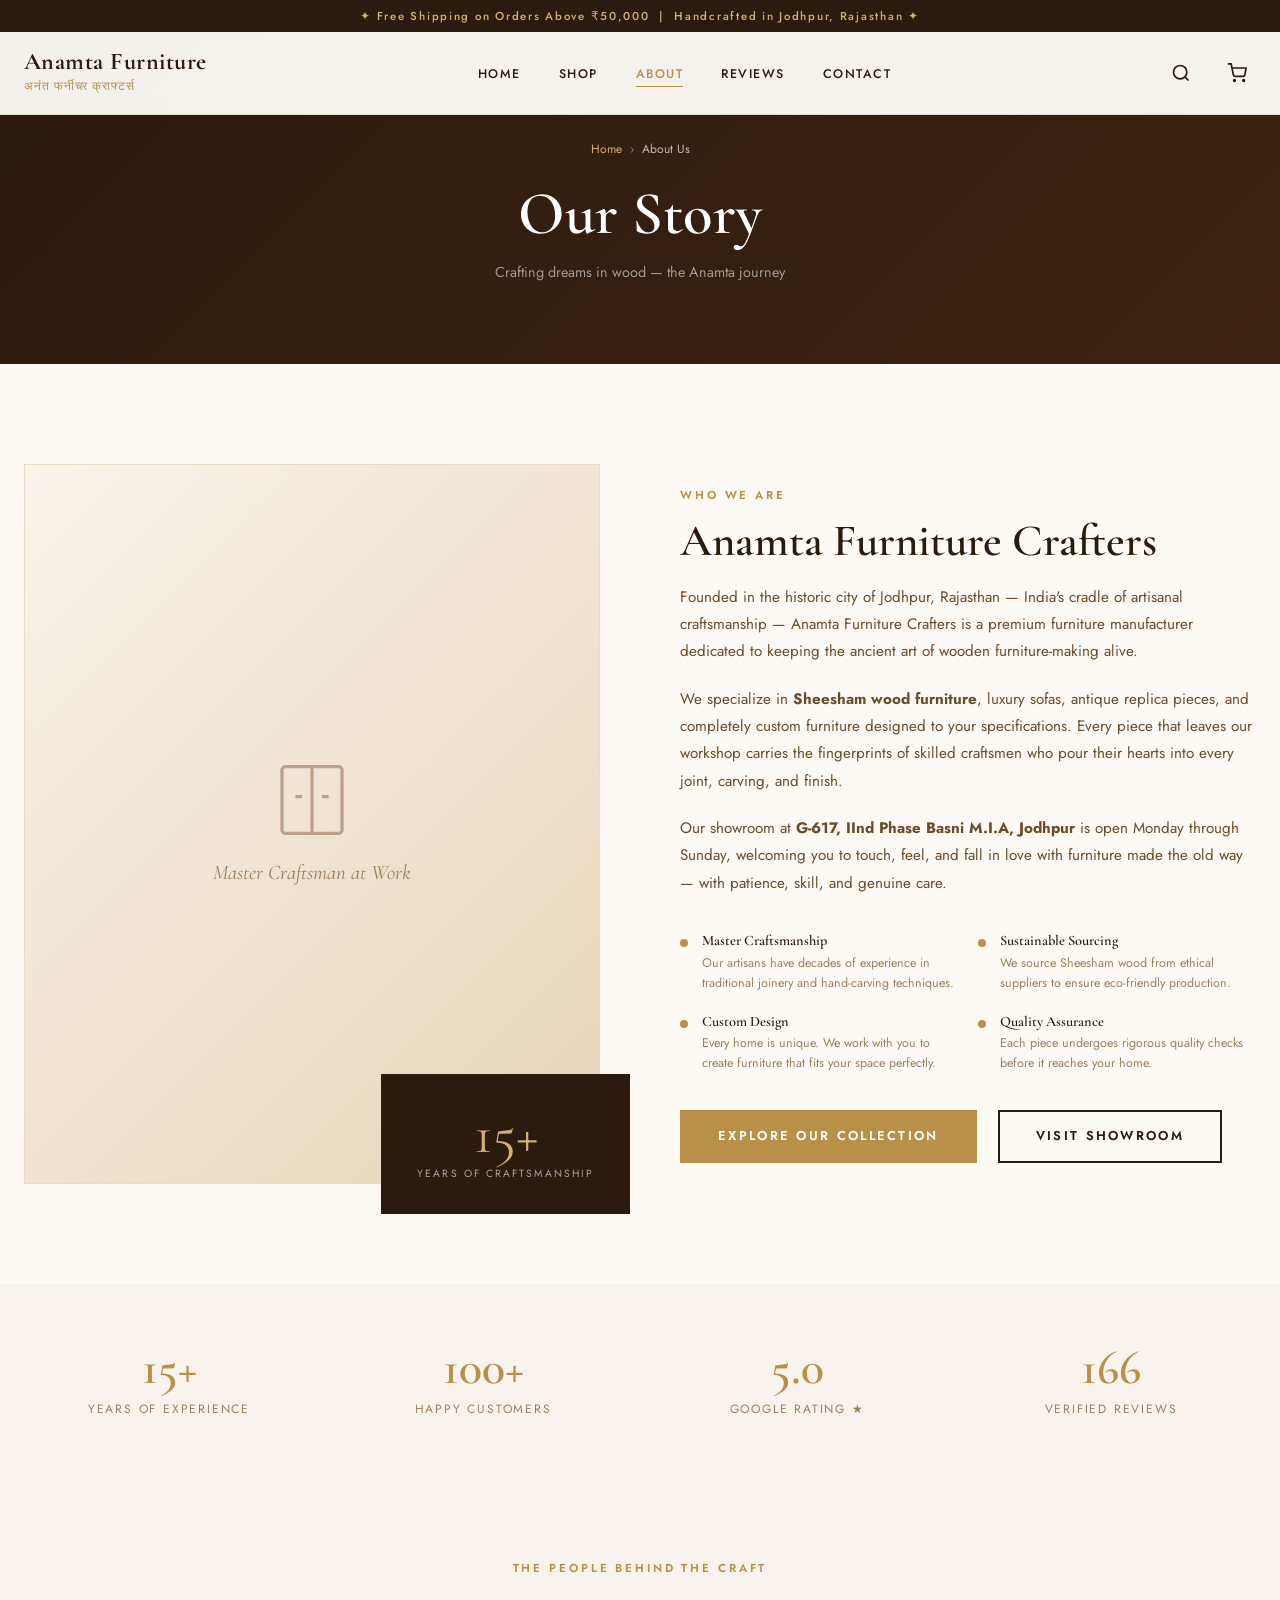
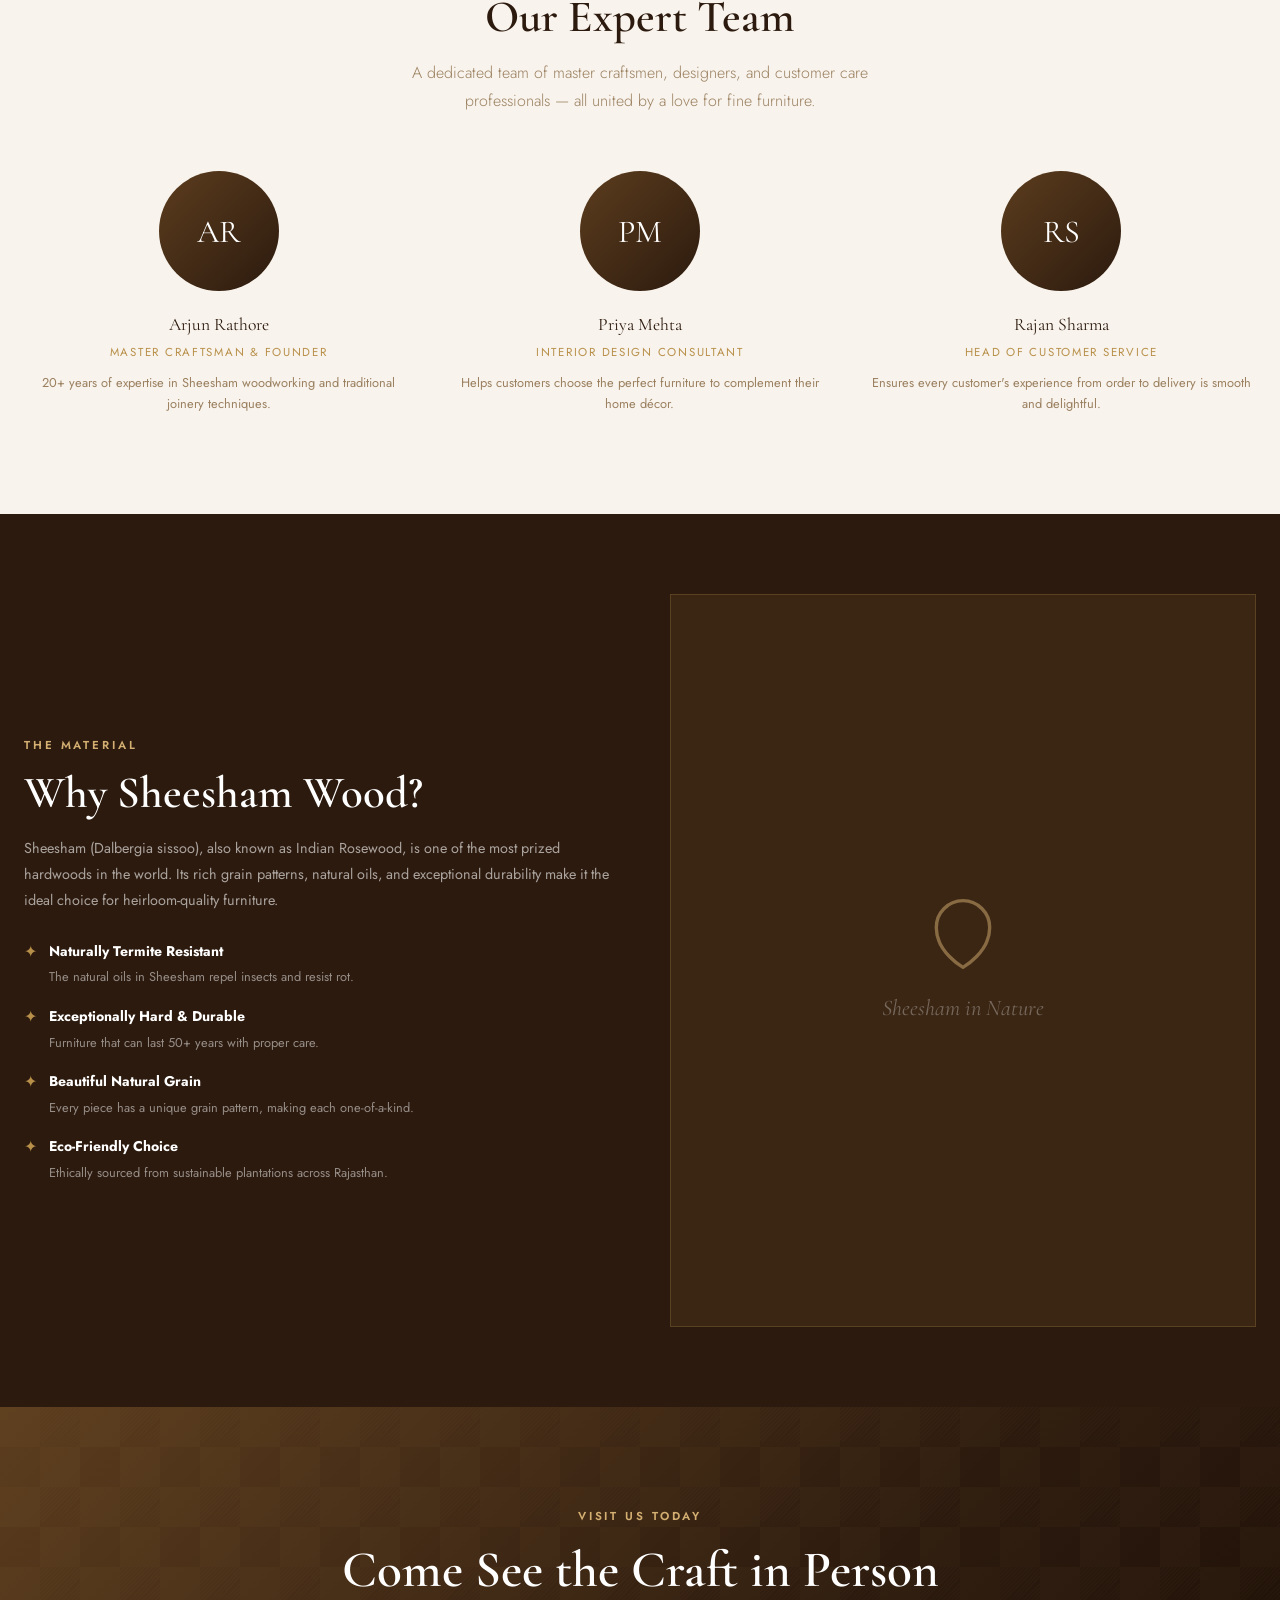
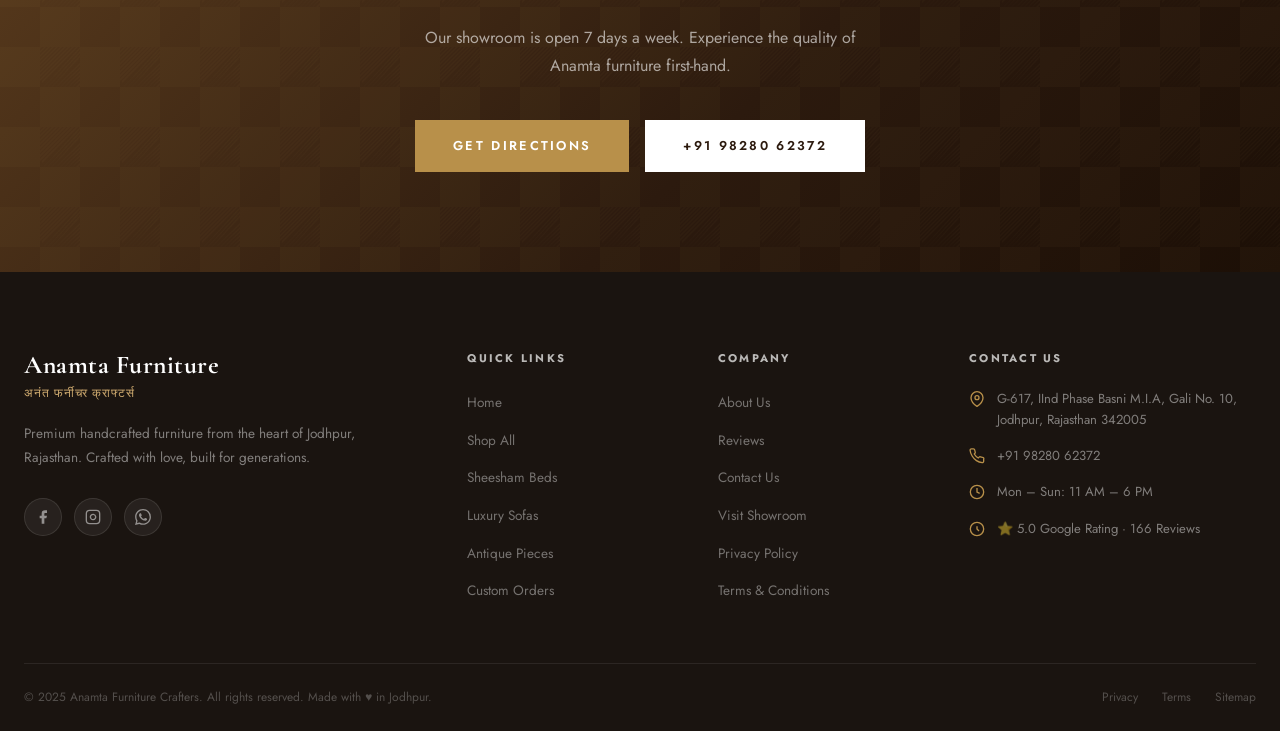
<file: about.html>
<!DOCTYPE html>
<html lang="en">
<head>
  <meta charset="UTF-8">
  <meta name="viewport" content="width=device-width, initial-scale=1.0">
  <title>About Us — Anamta Furniture Crafters</title>
  <link rel="stylesheet" href="style.css">
</head>
<body>

<header id="header"></header>
<div id="mobileContainer"></div>

<!-- PAGE HERO -->
<div class="page-hero" style="padding-bottom:80px;">
  <div class="container">
    <div class="breadcrumb">
      <a href="index.html">Home</a><span>›</span>
      <span style="color:rgba(255,255,255,0.7);">About Us</span>
    </div>
    <h1>Our Story</h1>
    <p>Crafting dreams in wood — the Anamta journey</p>
  </div>
</div>

<!-- ABOUT STORY -->
<div class="container">
  <div class="about-story">
    <div class="about-image-side reveal">
      <div class="about-main-img">
        <svg viewBox="0 0 24 24" fill="none" stroke="currentColor" stroke-width="1" width="80" height="80" style="color:var(--brown-light);opacity:0.5;"><rect x="3" y="2" width="18" height="20" rx="1"/><path d="M12 2v20M7 11h2M15 11h2"/></svg>
        <span>Master Craftsman at Work</span>
      </div>
      <div class="about-accent-card">
        <div class="num">15+</div>
        <div class="lbl">Years of Craftsmanship</div>
      </div>
    </div>

    <div class="about-text reveal">
      <div class="section-label">Who We Are</div>
      <h2 class="section-title">Anamta Furniture Crafters</h2>
      <p style="font-size:0.95rem;color:var(--text-mid);line-height:1.8;margin-bottom:20px;">
        Founded in the historic city of Jodhpur, Rajasthan — India's cradle of artisanal craftsmanship — Anamta Furniture Crafters is a premium furniture manufacturer dedicated to keeping the ancient art of wooden furniture-making alive.
      </p>
      <p style="font-size:0.95rem;color:var(--text-mid);line-height:1.8;margin-bottom:20px;">
        We specialize in <strong>Sheesham wood furniture</strong>, luxury sofas, antique replica pieces, and completely custom furniture designed to your specifications. Every piece that leaves our workshop carries the fingerprints of skilled craftsmen who pour their hearts into every joint, carving, and finish.
      </p>
      <p style="font-size:0.95rem;color:var(--text-mid);line-height:1.8;margin-bottom:36px;">
        Our showroom at <strong>G-617, IInd Phase Basni M.I.A, Jodhpur</strong> is open Monday through Sunday, welcoming you to touch, feel, and fall in love with furniture made the old way — with patience, skill, and genuine care.
      </p>

      <div class="about-values">
        <div class="value-item reveal">
          <div class="value-dot"></div>
          <div>
            <h4>Master Craftsmanship</h4>
            <p>Our artisans have decades of experience in traditional joinery and hand-carving techniques.</p>
          </div>
        </div>
        <div class="value-item reveal">
          <div class="value-dot"></div>
          <div>
            <h4>Sustainable Sourcing</h4>
            <p>We source Sheesham wood from ethical suppliers to ensure eco-friendly production.</p>
          </div>
        </div>
        <div class="value-item reveal">
          <div class="value-dot"></div>
          <div>
            <h4>Custom Design</h4>
            <p>Every home is unique. We work with you to create furniture that fits your space perfectly.</p>
          </div>
        </div>
        <div class="value-item reveal">
          <div class="value-dot"></div>
          <div>
            <h4>Quality Assurance</h4>
            <p>Each piece undergoes rigorous quality checks before it reaches your home.</p>
          </div>
        </div>
      </div>

      <div style="margin-top:36px;">
        <a href="shop.html" class="btn btn-primary">Explore Our Collection</a>
        <a href="contact.html" class="btn btn-outline" style="margin-left:16px;">Visit Showroom</a>
      </div>
    </div>
  </div>
</div>

<!-- STATS BANNER -->
<div style="background:var(--cream);padding:60px 0;">
  <div class="container">
    <div style="display:grid;grid-template-columns:repeat(4,1fr);gap:24px;text-align:center;">
      <div class="reveal">
        <div style="font-family:'Cormorant Garamond',serif;font-size:3rem;color:var(--gold);font-weight:600;line-height:1;">15+</div>
        <div style="font-size:0.75rem;letter-spacing:0.15em;text-transform:uppercase;color:var(--text-light);margin-top:8px;">Years of Experience</div>
      </div>
      <div class="reveal">
        <div style="font-family:'Cormorant Garamond',serif;font-size:3rem;color:var(--gold);font-weight:600;line-height:1;">100+</div>
        <div style="font-size:0.75rem;letter-spacing:0.15em;text-transform:uppercase;color:var(--text-light);margin-top:8px;">Happy Customers</div>
      </div>
      <div class="reveal">
        <div style="font-family:'Cormorant Garamond',serif;font-size:3rem;color:var(--gold);font-weight:600;line-height:1;">5.0</div>
        <div style="font-size:0.75rem;letter-spacing:0.15em;text-transform:uppercase;color:var(--text-light);margin-top:8px;">Google Rating ★</div>
      </div>
      <div class="reveal">
        <div style="font-family:'Cormorant Garamond',serif;font-size:3rem;color:var(--gold);font-weight:600;line-height:1;">166</div>
        <div style="font-size:0.75rem;letter-spacing:0.15em;text-transform:uppercase;color:var(--text-light);margin-top:8px;">Verified Reviews</div>
      </div>
    </div>
  </div>
</div>

<!-- TEAM SECTION -->
<section class="team-section">
  <div class="container">
    <div class="text-center">
      <div class="section-label">The People Behind the Craft</div>
      <h2 class="section-title">Our Expert Team</h2>
      <p class="section-subtitle">A dedicated team of master craftsmen, designers, and customer care professionals — all united by a love for fine furniture.</p>
    </div>
    <div class="team-grid">
      <div class="team-card reveal">
        <div class="team-img">AR</div>
        <div class="team-name">Arjun Rathore</div>
        <div class="team-role">Master Craftsman & Founder</div>
        <p style="font-size:0.8rem;color:var(--text-light);margin-top:10px;line-height:1.65;">20+ years of expertise in Sheesham woodworking and traditional joinery techniques.</p>
      </div>
      <div class="team-card reveal">
        <div class="team-img">PM</div>
        <div class="team-name">Priya Mehta</div>
        <div class="team-role">Interior Design Consultant</div>
        <p style="font-size:0.8rem;color:var(--text-light);margin-top:10px;line-height:1.65;">Helps customers choose the perfect furniture to complement their home décor.</p>
      </div>
      <div class="team-card reveal">
        <div class="team-img">RS</div>
        <div class="team-name">Rajan Sharma</div>
        <div class="team-role">Head of Customer Service</div>
        <p style="font-size:0.8rem;color:var(--text-light);margin-top:10px;line-height:1.65;">Ensures every customer's experience from order to delivery is smooth and delightful.</p>
      </div>
    </div>
  </div>
</section>

<!-- WHY SHEESHAM -->
<section style="padding:80px 0;background:var(--brown-deep);">
  <div class="container">
    <div style="display:grid;grid-template-columns:1fr 1fr;gap:60px;align-items:center;">
      <div class="reveal">
        <div class="section-label" style="color:var(--gold-light);">The Material</div>
        <h2 class="section-title" style="color:#fff;">Why Sheesham Wood?</h2>
        <p style="font-size:0.9rem;color:rgba(255,255,255,0.6);line-height:1.8;margin-bottom:24px;">
          Sheesham (Dalbergia sissoo), also known as Indian Rosewood, is one of the most prized hardwoods in the world. Its rich grain patterns, natural oils, and exceptional durability make it the ideal choice for heirloom-quality furniture.
        </p>
        <ul style="display:flex;flex-direction:column;gap:14px;">
          <li style="display:flex;gap:12px;align-items:flex-start;">
            <span style="color:var(--gold);font-size:1rem;margin-top:1px;">✦</span>
            <div><strong style="color:#fff;font-size:0.88rem;">Naturally Termite Resistant</strong><br><span style="font-size:0.8rem;color:rgba(255,255,255,0.5);">The natural oils in Sheesham repel insects and resist rot.</span></div>
          </li>
          <li style="display:flex;gap:12px;align-items:flex-start;">
            <span style="color:var(--gold);font-size:1rem;margin-top:1px;">✦</span>
            <div><strong style="color:#fff;font-size:0.88rem;">Exceptionally Hard & Durable</strong><br><span style="font-size:0.8rem;color:rgba(255,255,255,0.5);">Furniture that can last 50+ years with proper care.</span></div>
          </li>
          <li style="display:flex;gap:12px;align-items:flex-start;">
            <span style="color:var(--gold);font-size:1rem;margin-top:1px;">✦</span>
            <div><strong style="color:#fff;font-size:0.88rem;">Beautiful Natural Grain</strong><br><span style="font-size:0.8rem;color:rgba(255,255,255,0.5);">Every piece has a unique grain pattern, making each one-of-a-kind.</span></div>
          </li>
          <li style="display:flex;gap:12px;align-items:flex-start;">
            <span style="color:var(--gold);font-size:1rem;margin-top:1px;">✦</span>
            <div><strong style="color:#fff;font-size:0.88rem;">Eco-Friendly Choice</strong><br><span style="font-size:0.8rem;color:rgba(255,255,255,0.5);">Ethically sourced from sustainable plantations across Rajasthan.</span></div>
          </li>
        </ul>
      </div>
      <div class="reveal" style="aspect-ratio:4/5;background:rgba(184,144,74,0.1);border:1px solid rgba(184,144,74,0.25);display:flex;align-items:center;justify-content:center;flex-direction:column;gap:16px;">
        <svg viewBox="0 0 24 24" fill="none" stroke="currentColor" stroke-width="1" width="80" height="80" style="color:var(--gold-light);opacity:0.5;"><path d="M12 22s-8-4.5-8-11.8A8 8 0 0 1 12 2a8 8 0 0 1 8 8.2c0 7.3-8 11.8-8 11.8z"/></svg>
        <span style="font-family:'Cormorant Garamond',serif;font-size:1.4rem;color:rgba(255,255,255,0.3);font-style:italic;">Sheesham in Nature</span>
      </div>
    </div>
  </div>
</section>

<!-- CTA -->
<section id="cta-banner">
  <div class="container">
    <div class="cta-inner">
      <div class="section-label">Visit Us Today</div>
      <h2>Come See the Craft in Person</h2>
      <p>Our showroom is open 7 days a week. Experience the quality of Anamta furniture first-hand.</p>
      <div class="cta-btns">
        <a href="contact.html" class="btn btn-primary">Get Directions</a>
        <a href="tel:+919828062372" class="btn btn-white">+91 98280 62372</a>
      </div>
    </div>
  </div>
</section>

<div id="footerContainer"></div>

<script src="nav-footer.js"></script>
<script src="script.js"></script>
</body>
</html>
</file>
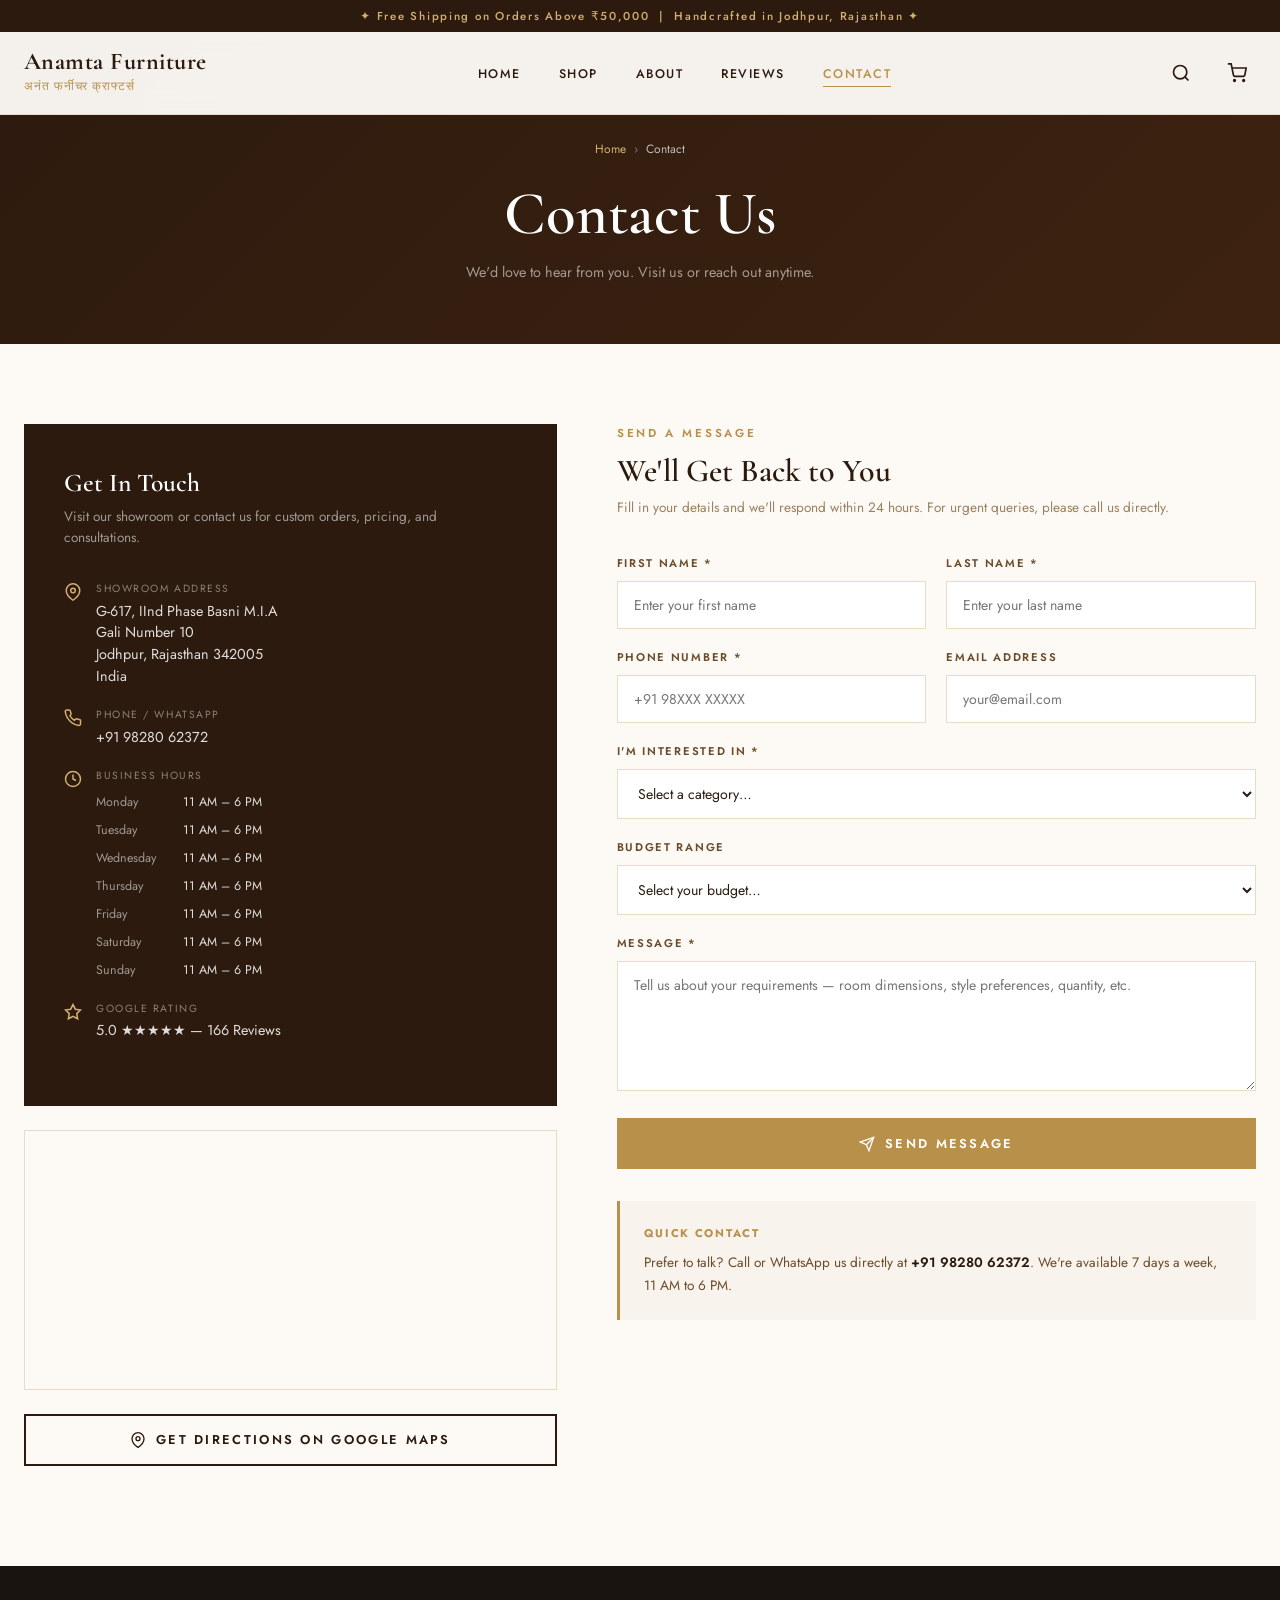
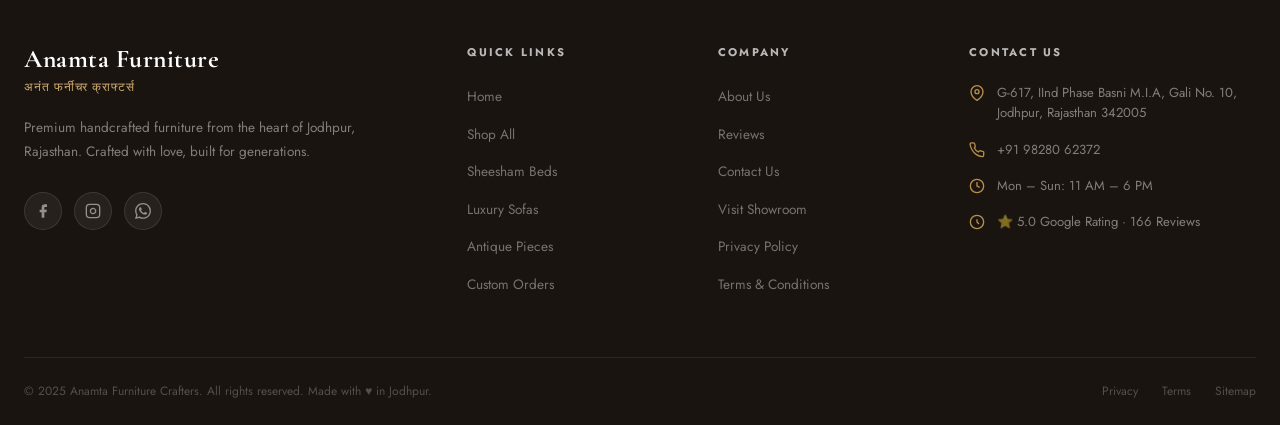
<file: contact.html>
<!DOCTYPE html>
<html lang="en">
<head>
  <meta charset="UTF-8">
  <meta name="viewport" content="width=device-width, initial-scale=1.0">
  <title>Contact Us — Anamta Furniture Crafters</title>
  <link rel="stylesheet" href="style.css">
</head>
<body>

<header id="header"></header>
<div id="mobileContainer"></div>

<!-- PAGE HERO -->
<div class="page-hero">
  <div class="container">
    <div class="breadcrumb">
      <a href="index.html">Home</a><span>›</span>
      <span style="color:rgba(255,255,255,0.7);">Contact</span>
    </div>
    <h1>Contact Us</h1>
    <p>We'd love to hear from you. Visit us or reach out anytime.</p>
  </div>
</div>

<!-- CONTACT LAYOUT -->
<div class="container">
  <div class="contact-layout">

    <!-- INFO SIDE -->
    <div class="contact-info-section">
      <div class="contact-info-card">
        <h3>Get In Touch</h3>
        <p>Visit our showroom or contact us for custom orders, pricing, and consultations.</p>

        <div class="contact-detail">
          <svg viewBox="0 0 24 24" fill="none" stroke="currentColor" stroke-width="2"><path d="M21 10c0 7-9 13-9 13s-9-6-9-13a9 9 0 0 1 18 0z"/><circle cx="12" cy="10" r="3"/></svg>
          <div>
            <div class="detail-label">Showroom Address</div>
            <div class="detail-value">G-617, IInd Phase Basni M.I.A<br>Gali Number 10<br>Jodhpur, Rajasthan 342005<br>India</div>
          </div>
        </div>

        <div class="contact-detail">
          <svg viewBox="0 0 24 24" fill="none" stroke="currentColor" stroke-width="2"><path d="M22 16.92v3a2 2 0 0 1-2.18 2 19.79 19.79 0 0 1-8.63-3.07A19.5 19.5 0 0 1 4.69 12a19.79 19.79 0 0 1-3.07-8.67A2 2 0 0 1 3.6 1.28h3a2 2 0 0 1 2 1.72c.127.96.361 1.903.7 2.81a2 2 0 0 1-.45 2.11L7.91 9a16 16 0 0 0 6 6l1.27-1.27a2 2 0 0 1 2.11-.45c.907.339 1.85.573 2.81.7A2 2 0 0 1 22 16.92z"/></svg>
          <div>
            <div class="detail-label">Phone / WhatsApp</div>
            <div class="detail-value"><a href="tel:+919828062372" style="color:inherit;">+91 98280 62372</a></div>
          </div>
        </div>

        <div class="contact-detail">
          <svg viewBox="0 0 24 24" fill="none" stroke="currentColor" stroke-width="2"><circle cx="12" cy="12" r="10"/><polyline points="12 6 12 12 16 14"/></svg>
          <div>
            <div class="detail-label">Business Hours</div>
            <div class="hours-grid">
              <span class="hour-day">Monday</span><span class="hour-time">11 AM – 6 PM</span>
              <span class="hour-day">Tuesday</span><span class="hour-time">11 AM – 6 PM</span>
              <span class="hour-day">Wednesday</span><span class="hour-time">11 AM – 6 PM</span>
              <span class="hour-day">Thursday</span><span class="hour-time">11 AM – 6 PM</span>
              <span class="hour-day">Friday</span><span class="hour-time">11 AM – 6 PM</span>
              <span class="hour-day">Saturday</span><span class="hour-time">11 AM – 6 PM</span>
              <span class="hour-day">Sunday</span><span class="hour-time">11 AM – 6 PM</span>
            </div>
          </div>
        </div>

        <div class="contact-detail">
          <svg viewBox="0 0 24 24" fill="none" stroke="currentColor" stroke-width="2"><polygon points="12 2 15.09 8.26 22 9.27 17 14.14 18.18 21.02 12 17.77 5.82 21.02 7 14.14 2 9.27 8.91 8.26 12 2"/></svg>
          <div>
            <div class="detail-label">Google Rating</div>
            <div class="detail-value">5.0 ★★★★★ — 166 Reviews</div>
          </div>
        </div>
      </div>

      <!-- MAP -->
      <iframe
        class="map-embed"
        src="https://www.google.com/maps/embed?pb=!1m18!1m12!1m3!1d3576.9741234567!2d73.0123456!3d26.2389!2m3!1f0!2f0!3f0!3m2!1i1024!2i768!4f13.1!3m3!1m2!1s0x394018e0b0b0b0b1%3A0x1234567890abcdef!2sBasni%20Industrial%20Area%2C%20Jodhpur%2C%20Rajasthan!5e0!3m2!1sen!2sin!4v1234567890"
        allowfullscreen=""
        loading="lazy"
        referrerpolicy="no-referrer-when-downgrade"
        title="Anamta Furniture Crafters Location">
      </iframe>

      <div style="margin-top:16px;">
        <a href="https://maps.app.goo.gl/jodhpur-basni-mia" target="_blank" class="btn btn-outline" style="width:100%;justify-content:center;display:flex;">
          <svg viewBox="0 0 24 24" fill="none" stroke="currentColor" stroke-width="2" width="16" height="16"><path d="M21 10c0 7-9 13-9 13s-9-6-9-13a9 9 0 0 1 18 0z"/><circle cx="12" cy="10" r="3"/></svg>
          Get Directions on Google Maps
        </a>
      </div>
    </div>

    <!-- CONTACT FORM -->
    <div class="contact-form-section reveal">
      <div class="section-label" style="margin-bottom:10px;">Send a Message</div>
      <h3>We'll Get Back to You</h3>
      <p>Fill in your details and we'll respond within 24 hours. For urgent queries, please call us directly.</p>

      <form id="contactForm" onsubmit="handleContactSubmit(event)">
        <div class="form-row">
          <div class="form-group">
            <label>First Name *</label>
            <input type="text" placeholder="Enter your first name" required>
          </div>
          <div class="form-group">
            <label>Last Name *</label>
            <input type="text" placeholder="Enter your last name" required>
          </div>
        </div>

        <div class="form-row">
          <div class="form-group">
            <label>Phone Number *</label>
            <input type="tel" placeholder="+91 98XXX XXXXX" required>
          </div>
          <div class="form-group">
            <label>Email Address</label>
            <input type="email" placeholder="your@email.com">
          </div>
        </div>

        <div class="form-group">
          <label>I'm Interested In *</label>
          <select required>
            <option value="">Select a category…</option>
            <option>Sheesham Beds</option>
            <option>Luxury Sofas</option>
            <option>Antique Furniture</option>
            <option>Dining Tables</option>
            <option>Custom Furniture Order</option>
            <option>General Inquiry</option>
            <option>Other</option>
          </select>
        </div>

        <div class="form-group">
          <label>Budget Range</label>
          <select>
            <option value="">Select your budget…</option>
            <option>Under ₹25,000</option>
            <option>₹25,000 – ₹50,000</option>
            <option>₹50,000 – ₹1,00,000</option>
            <option>₹1,00,000 – ₹2,00,000</option>
            <option>Above ₹2,00,000</option>
          </select>
        </div>

        <div class="form-group">
          <label>Message *</label>
          <textarea placeholder="Tell us about your requirements — room dimensions, style preferences, quantity, etc." required></textarea>
        </div>

        <button type="submit" class="btn btn-primary" style="width:100%;justify-content:center;">
          <svg viewBox="0 0 24 24" fill="none" stroke="currentColor" stroke-width="2" width="16" height="16"><line x1="22" y1="2" x2="11" y2="13"/><polygon points="22 2 15 22 11 13 2 9 22 2"/></svg>
          Send Message
        </button>
      </form>

      <div style="margin-top:32px;padding:24px;background:var(--cream);border-left:3px solid var(--gold);">
        <div style="font-size:0.7rem;font-weight:700;letter-spacing:0.15em;text-transform:uppercase;color:var(--gold);margin-bottom:8px;">Quick Contact</div>
        <p style="font-size:0.85rem;color:var(--text-mid);line-height:1.65;">Prefer to talk? Call or WhatsApp us directly at <a href="tel:+919828062372" style="color:var(--brown-deep);font-weight:600;">+91 98280 62372</a>. We're available 7 days a week, 11 AM to 6 PM.</p>
      </div>
    </div>

  </div>
</div>

<div id="footerContainer"></div>

<script src="nav-footer.js"></script>
<script src="script.js"></script>
<script>
function handleContactSubmit(e) {
  e.preventDefault();
  showToast('Message Sent!', 'We\'ll get back to you within 24 hours.');
  e.target.reset();
}
</script>
</body>
</html>
</file>
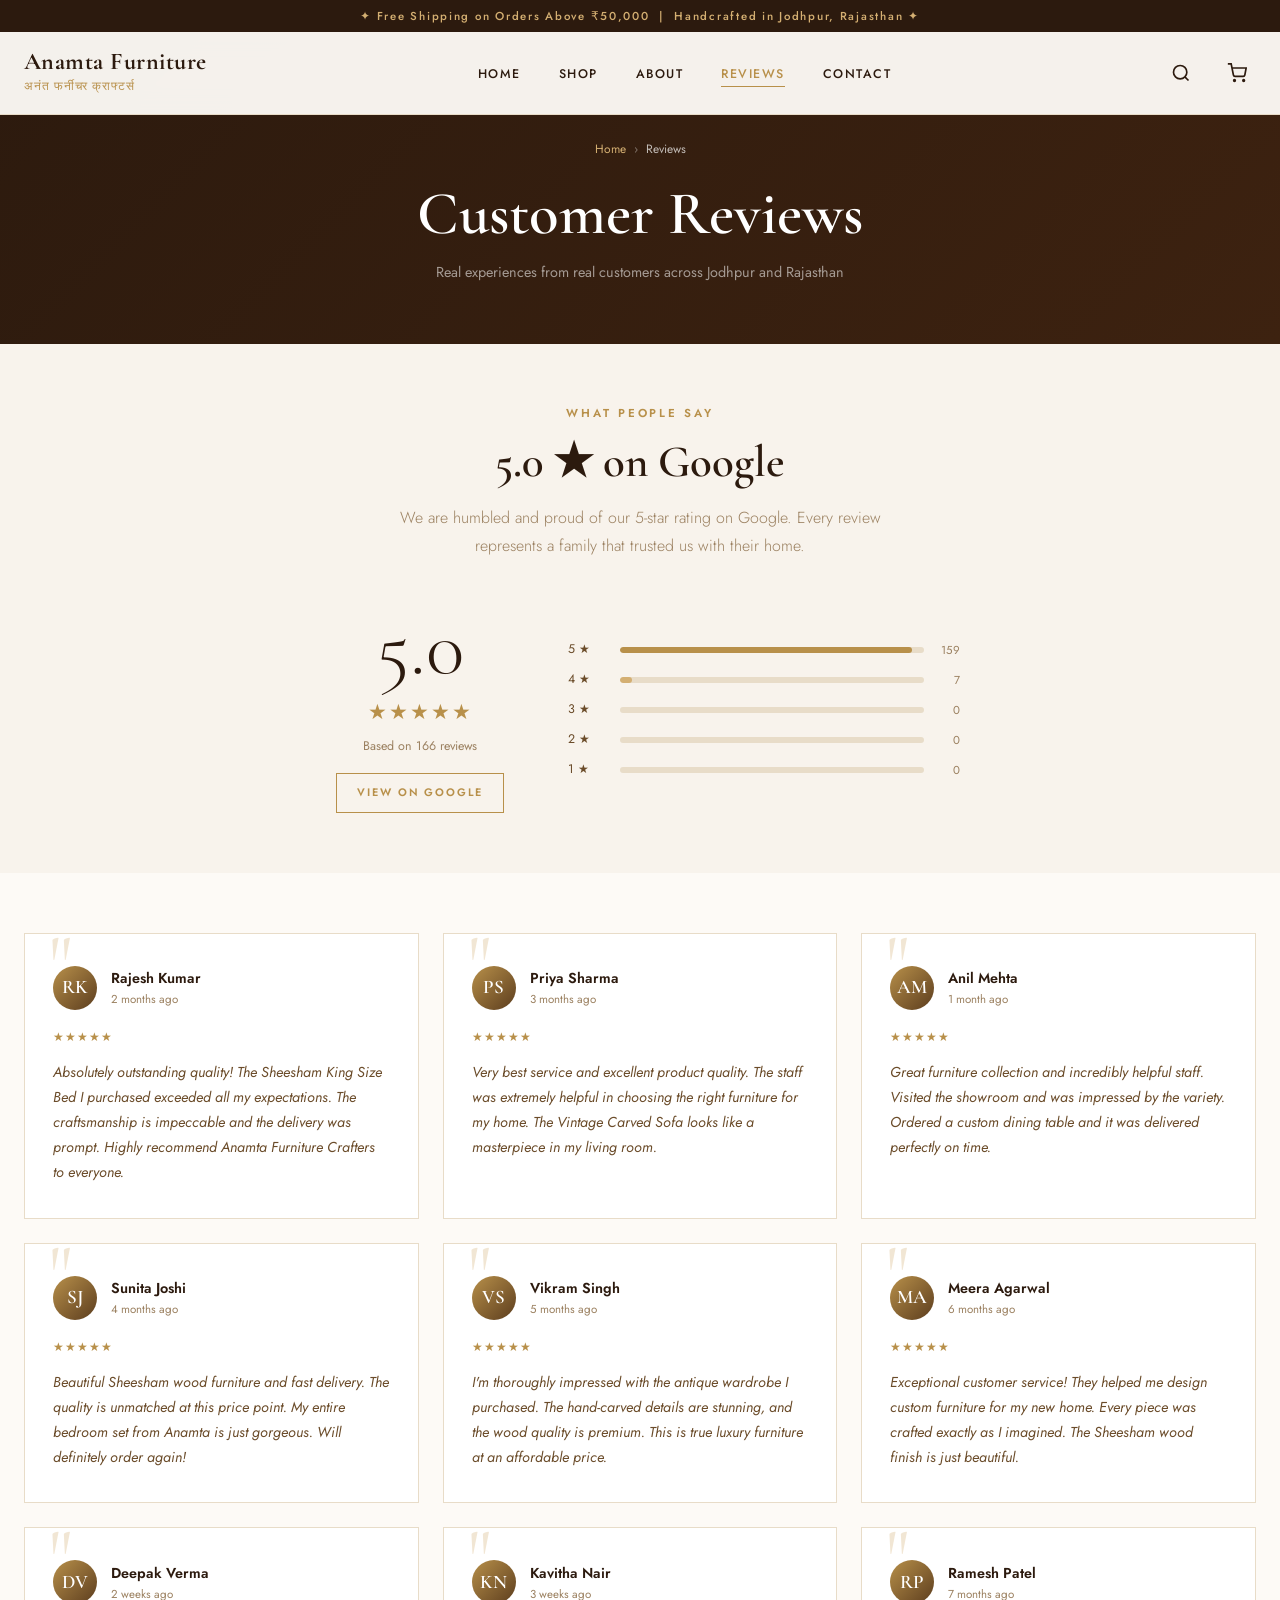
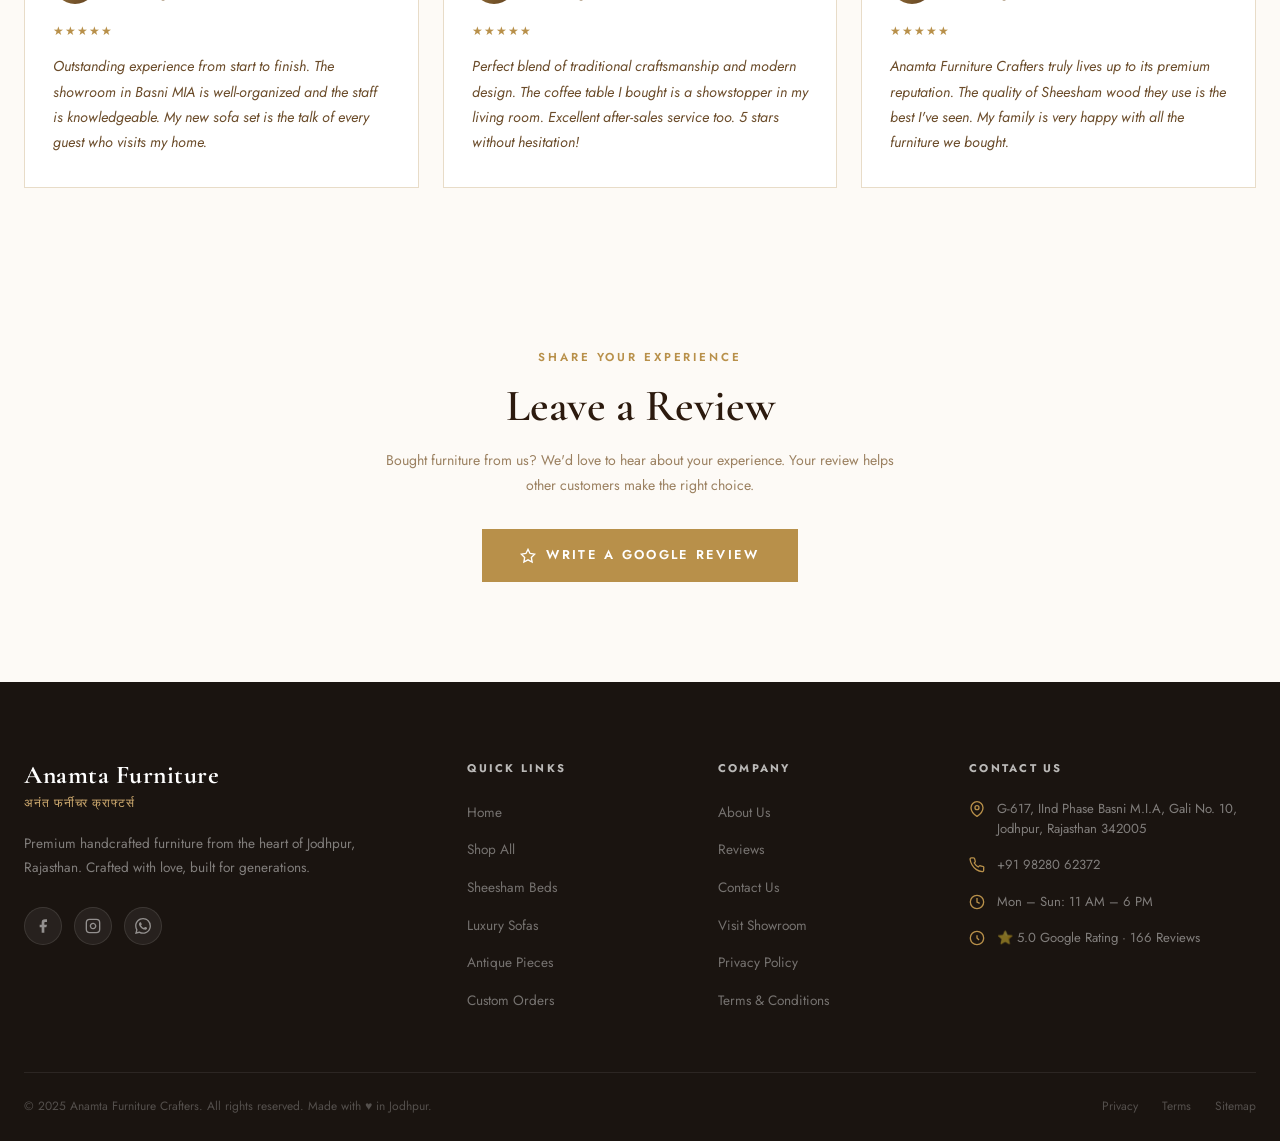
<file: reviews.html>
<!DOCTYPE html>
<html lang="en">
<head>
  <meta charset="UTF-8">
  <meta name="viewport" content="width=device-width, initial-scale=1.0">
  <title>Customer Reviews — Anamta Furniture Crafters</title>
  <link rel="stylesheet" href="style.css">
</head>
<body>

<header id="header"></header>
<div id="mobileContainer"></div>

<!-- PAGE HERO -->
<div class="page-hero">
  <div class="container">
    <div class="breadcrumb">
      <a href="index.html">Home</a><span>›</span>
      <span style="color:rgba(255,255,255,0.7);">Reviews</span>
    </div>
    <h1>Customer Reviews</h1>
    <p>Real experiences from real customers across Jodhpur and Rajasthan</p>
  </div>
</div>

<!-- RATING OVERVIEW -->
<div class="reviews-page-header">
  <div class="container">
    <div class="text-center">
      <div class="section-label">What People Say</div>
      <h2 class="section-title">5.0 ★ on Google</h2>
      <p class="section-subtitle">We are humbled and proud of our 5-star rating on Google. Every review represents a family that trusted us with their home.</p>
    </div>

    <div class="rating-overview">
      <div class="big-rating">
        <div class="score">5.0</div>
        <div class="stars">★★★★★</div>
        <div class="count">Based on 166 reviews</div>
        <div style="margin-top:16px;">
          <a href="https://g.co/kgs/anamta" target="_blank" class="btn btn-gold-outline" style="font-size:0.68rem;padding:10px 20px;">
            View on Google
          </a>
        </div>
      </div>

      <div class="rating-bars">
        <div class="rating-bar-row">
          <span class="bar-label">5 ★</span>
          <div class="bar-track"><div class="bar-fill" style="width:96%;"></div></div>
          <span class="bar-count">159</span>
        </div>
        <div class="rating-bar-row">
          <span class="bar-label">4 ★</span>
          <div class="bar-track"><div class="bar-fill" style="width:4%;background:var(--gold-light);"></div></div>
          <span class="bar-count">7</span>
        </div>
        <div class="rating-bar-row">
          <span class="bar-label">3 ★</span>
          <div class="bar-track"><div class="bar-fill" style="width:0%;"></div></div>
          <span class="bar-count">0</span>
        </div>
        <div class="rating-bar-row">
          <span class="bar-label">2 ★</span>
          <div class="bar-track"><div class="bar-fill" style="width:0%;"></div></div>
          <span class="bar-count">0</span>
        </div>
        <div class="rating-bar-row">
          <span class="bar-label">1 ★</span>
          <div class="bar-track"><div class="bar-fill" style="width:0%;"></div></div>
          <span class="bar-count">0</span>
        </div>
      </div>
    </div>
  </div>
</div>

<!-- ALL REVIEWS -->
<div class="container">
  <div class="reviews-page-grid" id="reviewsPageGrid">
    <!-- Rendered by JS -->
  </div>

  <!-- LEAVE A REVIEW CTA -->
  <div style="text-align:center;padding:60px 0 100px;">
    <div style="max-width:520px;margin:0 auto;">
      <div class="section-label">Share Your Experience</div>
      <h2 class="section-title" style="margin-bottom:16px;">Leave a Review</h2>
      <p style="font-size:0.88rem;color:var(--text-light);line-height:1.75;margin-bottom:32px;">Bought furniture from us? We'd love to hear about your experience. Your review helps other customers make the right choice.</p>
      <a href="https://g.co/kgs/anamta" target="_blank" class="btn btn-primary">
        <svg viewBox="0 0 24 24" fill="none" stroke="currentColor" stroke-width="2" width="16" height="16"><polygon points="12 2 15.09 8.26 22 9.27 17 14.14 18.18 21.02 12 17.77 5.82 21.02 7 14.14 2 9.27 8.91 8.26 12 2"/></svg>
        Write a Google Review
      </a>
    </div>
  </div>
</div>

<div id="footerContainer"></div>

<script src="nav-footer.js"></script>
<script src="script.js"></script>
</body>
</html>
</file>
<file: style.css>
/* ============================================
   ANAMTA FURNITURE CRAFTERS - PREMIUM CSS
   ============================================ */

@import url('https://fonts.googleapis.com/css2?family=Cormorant+Garamond:ital,wght@0,300;0,400;0,500;0,600;0,700;1,300;1,400&family=Jost:wght@300;400;500;600&family=Playfair+Display:ital,wght@0,400;0,600;0,700;1,400&display=swap');

/* ---- CSS Variables ---- */
:root {
  --cream: #F8F3EC;
  --warm-white: #FDFAF6;
  --gold: #B8904A;
  --gold-light: #D4AF72;
  --gold-dark: #8B6914;
  --brown-deep: #2C1A0E;
  --brown-mid: #5C3D1E;
  --brown-light: #8B6347;
  --charcoal: #1A1410;
  --text-dark: #2C1A0E;
  --text-mid: #6B4C2A;
  --text-light: #9B8060;
  --border: #E8DCC8;
  --shadow: rgba(44, 26, 14, 0.12);
  --shadow-heavy: rgba(44, 26, 14, 0.25);
  --font-serif: 'Cormorant Garamond', 'Playfair Display', Georgia, serif;
  --font-sans: 'Jost', sans-serif;
  --transition: all 0.35s cubic-bezier(0.4, 0, 0.2, 1);
  --radius: 2px;
}

/* ---- Reset & Base ---- */
*, *::before, *::after { box-sizing: border-box; margin: 0; padding: 0; }

html { scroll-behavior: smooth; font-size: 16px; }

body {
  font-family: var(--font-sans);
  background: var(--warm-white);
  color: var(--text-dark);
  line-height: 1.6;
  overflow-x: hidden;
}

img { max-width: 100%; display: block; }
a { text-decoration: none; color: inherit; }
ul { list-style: none; }
button { cursor: pointer; border: none; background: none; font-family: inherit; }
input, textarea, select { font-family: inherit; }

.container {
  max-width: 1280px;
  margin: 0 auto;
  padding: 0 24px;
}

/* Product image fills its wrapper */
.product-img {
  width: 100%;
  height: 100%;
  object-fit: cover;
  transition: transform 0.6s cubic-bezier(0.4, 0, 0.2, 1);
  position: absolute;
  top: 0; left: 0;
}
.product-img-wrap { position: relative; }
.product-card:hover .product-img { transform: scale(1.06); }

/* ---- Typography ---- */
h1, h2, h3, h4 { font-family: var(--font-serif); font-weight: 600; line-height: 1.15; }
h1 { font-size: clamp(2.8rem, 6vw, 5.5rem); }
h2 { font-size: clamp(2rem, 4vw, 3.2rem); }
h3 { font-size: clamp(1.3rem, 2.5vw, 1.8rem); }

/* ---- Utility Classes ---- */
.section-label {
  font-family: var(--font-sans);
  font-size: 0.72rem;
  font-weight: 600;
  letter-spacing: 0.25em;
  text-transform: uppercase;
  color: var(--gold);
  margin-bottom: 14px;
}

.section-title {
  font-family: var(--font-serif);
  font-size: clamp(1.8rem, 3.5vw, 2.8rem);
  color: var(--brown-deep);
  margin-bottom: 16px;
}

.section-subtitle {
  font-family: var(--font-sans);
  font-weight: 300;
  color: var(--text-light);
  font-size: 1rem;
  max-width: 520px;
  line-height: 1.75;
}

.text-center { text-align: center; }
.text-center .section-subtitle { margin: 0 auto; }

/* ---- Buttons ---- */
.btn {
  display: inline-flex;
  align-items: center;
  gap: 10px;
  padding: 14px 36px;
  font-family: var(--font-sans);
  font-size: 0.8rem;
  font-weight: 600;
  letter-spacing: 0.18em;
  text-transform: uppercase;
  transition: var(--transition);
  position: relative;
  overflow: hidden;
}

.btn-primary {
  background: var(--gold);
  color: #fff;
  border: 2px solid var(--gold);
}
.btn-primary:hover {
  background: var(--gold-dark);
  border-color: var(--gold-dark);
  transform: translateY(-2px);
  box-shadow: 0 8px 24px rgba(184,144,74,0.35);
}

.btn-outline {
  background: transparent;
  color: var(--brown-deep);
  border: 2px solid var(--brown-deep);
}
.btn-outline:hover {
  background: var(--brown-deep);
  color: #fff;
  transform: translateY(-2px);
}

.btn-white {
  background: #fff;
  color: var(--brown-deep);
  border: 2px solid #fff;
}
.btn-white:hover {
  background: transparent;
  color: #fff;
  transform: translateY(-2px);
}

.btn-gold-outline {
  background: transparent;
  color: var(--gold);
  border: 1.5px solid var(--gold);
  padding: 10px 28px;
  font-size: 0.75rem;
}
.btn-gold-outline:hover {
  background: var(--gold);
  color: #fff;
}

/* ---- Stars ---- */
.stars { color: var(--gold); font-size: 0.95rem; letter-spacing: 2px; }
.stars-sm { color: var(--gold); font-size: 0.78rem; letter-spacing: 1px; }

/* ============================================
   HEADER / NAVIGATION
   ============================================ */
#header {
  position: fixed;
  top: 0; left: 0; right: 0;
  z-index: 1000;
  transition: var(--transition);
}

.header-top {
  background: var(--brown-deep);
  padding: 7px 0;
  text-align: center;
}
.header-top p {
  font-size: 0.72rem;
  color: var(--gold-light);
  letter-spacing: 0.15em;
  font-weight: 500;
}

.navbar {
  background: rgba(253, 250, 246, 0.96);
  backdrop-filter: blur(12px);
  border-bottom: 1px solid var(--border);
  padding: 0;
}

.nav-inner {
  display: flex;
  align-items: center;
  justify-content: space-between;
  padding: 18px 24px;
  max-width: 1280px;
  margin: 0 auto;
}

.logo {
  display: flex;
  flex-direction: column;
  align-items: flex-start;
}
.logo-en {
  font-family: var(--font-serif);
  font-size: 1.5rem;
  font-weight: 700;
  color: var(--brown-deep);
  letter-spacing: 0.02em;
  line-height: 1;
}
.logo-hi {
  font-size: 0.72rem;
  color: var(--gold);
  letter-spacing: 0.08em;
  margin-top: 3px;
  font-weight: 400;
}

.nav-links {
  display: flex;
  align-items: center;
  gap: 38px;
}
.nav-links a {
  font-size: 0.78rem;
  font-weight: 500;
  letter-spacing: 0.12em;
  text-transform: uppercase;
  color: var(--text-dark);
  position: relative;
  transition: var(--transition);
}
.nav-links a::after {
  content: '';
  position: absolute;
  bottom: -4px; left: 0;
  width: 0; height: 1.5px;
  background: var(--gold);
  transition: var(--transition);
}
.nav-links a:hover { color: var(--gold); }
.nav-links a:hover::after { width: 100%; }
.nav-links a.active { color: var(--gold); }
.nav-links a.active::after { width: 100%; }

.nav-actions {
  display: flex;
  align-items: center;
  gap: 18px;
}

.nav-icon-btn {
  background: none;
  border: none;
  cursor: pointer;
  color: var(--brown-deep);
  display: flex;
  align-items: center;
  justify-content: center;
  width: 38px; height: 38px;
  border-radius: 50%;
  transition: var(--transition);
  position: relative;
}
.nav-icon-btn:hover { background: var(--cream); color: var(--gold); }
.nav-icon-btn svg { width: 20px; height: 20px; }

.cart-badge {
  position: absolute;
  top: -2px; right: -2px;
  background: var(--gold);
  color: #fff;
  font-size: 0.6rem;
  font-weight: 700;
  width: 17px; height: 17px;
  border-radius: 50%;
  display: flex;
  align-items: center;
  justify-content: center;
  border: 2px solid var(--warm-white);
}

/* Hamburger */
.hamburger {
  display: none;
  flex-direction: column;
  gap: 5px;
  background: none;
  border: none;
  cursor: pointer;
  padding: 4px;
}
.hamburger span {
  display: block;
  width: 24px; height: 2px;
  background: var(--brown-deep);
  transition: var(--transition);
}

/* Search Bar */
.search-overlay {
  display: none;
  position: fixed;
  top: 0; left: 0; right: 0; bottom: 0;
  background: rgba(253,250,246,0.97);
  z-index: 2000;
  align-items: center;
  justify-content: center;
}
.search-overlay.active { display: flex; }

.search-box {
  width: 100%;
  max-width: 640px;
  padding: 24px;
  position: relative;
}
.search-box input {
  width: 100%;
  border: none;
  border-bottom: 2px solid var(--brown-deep);
  background: transparent;
  font-size: 2rem;
  font-family: var(--font-serif);
  color: var(--brown-deep);
  padding: 12px 0;
  outline: none;
}
.search-box input::placeholder { color: var(--text-light); }
.search-close {
  position: absolute;
  top: -50px; right: 0;
  font-size: 2rem;
  color: var(--brown-deep);
  cursor: pointer;
  background: none;
  border: none;
  transition: var(--transition);
}
.search-close:hover { color: var(--gold); transform: rotate(90deg); }

/* Mobile Nav */
.mobile-nav {
  display: none;
  position: fixed;
  top: 0; right: -100%;
  width: 85%;
  max-width: 340px;
  height: 100vh;
  background: var(--brown-deep);
  z-index: 1500;
  transition: right 0.4s cubic-bezier(0.4, 0, 0.2, 1);
  padding: 80px 32px 40px;
  overflow-y: auto;
}
.mobile-nav.open { right: 0; }
.mobile-nav-links { display: flex; flex-direction: column; gap: 0; }
.mobile-nav-links a {
  font-size: 1.1rem;
  font-weight: 500;
  color: var(--cream);
  letter-spacing: 0.08em;
  text-transform: uppercase;
  padding: 18px 0;
  border-bottom: 1px solid rgba(255,255,255,0.1);
  transition: var(--transition);
}
.mobile-nav-links a:hover { color: var(--gold-light); padding-left: 10px; }
.mobile-nav-close {
  position: absolute;
  top: 24px; right: 24px;
  background: none;
  border: none;
  color: #fff;
  font-size: 1.5rem;
  cursor: pointer;
}
.overlay-bg {
  display: none;
  position: fixed;
  inset: 0;
  background: rgba(0,0,0,0.5);
  z-index: 1400;
}
.overlay-bg.show { display: block; }

/* ============================================
   HERO SECTION
   ============================================ */
#hero {
  min-height: 100vh;
  background: linear-gradient(135deg, #1C0F06 0%, #3D2210 40%, #2C1A0E 100%);
  display: flex;
  align-items: center;
  position: relative;
  overflow: hidden;
  padding-top: 120px;
}

.hero-texture {
  position: absolute;
  inset: 0;
  background-image:
    url("data:image/svg+xml,%3Csvg width='60' height='60' viewBox='0 0 60 60' xmlns='http://www.w3.org/2000/svg'%3E%3Cg fill='none' fill-rule='evenodd'%3E%3Cg fill='%23B8904A' fill-opacity='0.04'%3E%3Cpath d='M36 34v-4h-2v4h-4v2h4v4h2v-4h4v-2h-4zm0-30V0h-2v4h-4v2h4v4h2V6h4V4h-4zM6 34v-4H4v4H0v2h4v4h2v-4h4v-2H6zM6 4V0H4v4H0v2h4v4h2V6h4V4H6z'/%3E%3C/g%3E%3C/g%3E%3C/svg%3E");
  opacity: 0.6;
}

.hero-glow {
  position: absolute;
  width: 600px; height: 600px;
  background: radial-gradient(circle, rgba(184,144,74,0.18) 0%, transparent 70%);
  top: 50%; left: 50%;
  transform: translate(-50%, -50%);
  pointer-events: none;
}

.hero-inner {
  display: grid;
  grid-template-columns: 1fr 1fr;
  gap: 60px;
  align-items: center;
  position: relative;
  z-index: 2;
  width: 100%;
  max-width: 1280px;
  margin: 0 auto;
  padding: 0 24px;
}

.hero-content { animation: fadeInUp 0.9s ease forwards; }

.hero-badge {
  display: inline-flex;
  align-items: center;
  gap: 8px;
  background: rgba(184,144,74,0.15);
  border: 1px solid rgba(184,144,74,0.35);
  color: var(--gold-light);
  padding: 7px 18px;
  font-size: 0.72rem;
  font-weight: 600;
  letter-spacing: 0.2em;
  text-transform: uppercase;
  margin-bottom: 28px;
}

.hero-title {
  font-family: var(--font-serif);
  font-size: clamp(3rem, 6vw, 5.5rem);
  color: #fff;
  line-height: 1.05;
  font-weight: 600;
  margin-bottom: 10px;
}
.hero-title em { color: var(--gold-light); font-style: italic; display: block; }

.hero-subtitle {
  font-weight: 300;
  font-size: 1.05rem;
  color: rgba(255,255,255,0.65);
  margin: 24px 0 40px;
  line-height: 1.75;
  max-width: 440px;
}

.hero-btns { display: flex; gap: 16px; flex-wrap: wrap; }

.hero-stats {
  display: flex;
  gap: 40px;
  margin-top: 56px;
  padding-top: 40px;
  border-top: 1px solid rgba(255,255,255,0.12);
}
.hero-stat .num {
  font-family: var(--font-serif);
  font-size: 2rem;
  color: var(--gold-light);
  display: block;
  line-height: 1;
}
.hero-stat .label {
  font-size: 0.7rem;
  color: rgba(255,255,255,0.5);
  letter-spacing: 0.12em;
  text-transform: uppercase;
  margin-top: 4px;
}

.hero-image-wrap {
  position: relative;
  animation: fadeInRight 1s ease forwards;
}

.hero-img-card {
  background: rgba(255,255,255,0.04);
  border: 1px solid rgba(184,144,74,0.2);
  border-radius: 4px;
  overflow: hidden;
  position: relative;
}

.hero-img-placeholder {
  width: 100%;
  aspect-ratio: 4/5;
  display: flex;
  flex-direction: column;
  align-items: center;
  justify-content: center;
  background: linear-gradient(135deg, rgba(184,144,74,0.12), rgba(92,61,30,0.25));
  gap: 16px;
}
.hero-img-placeholder svg { width: 80px; height: 80px; opacity: 0.4; color: var(--gold-light); }
.hero-img-placeholder span { font-family: var(--font-serif); font-size: 1.4rem; color: rgba(255,255,255,0.3); font-style: italic; }

.hero-float-card {
  position: absolute;
  bottom: 40px; left: -40px;
  background: rgba(253,250,246,0.96);
  backdrop-filter: blur(12px);
  padding: 18px 24px;
  border-left: 3px solid var(--gold);
  box-shadow: 0 20px 50px rgba(0,0,0,0.3);
  animation: float 3s ease-in-out infinite;
}
.hero-float-card .title { font-size: 0.68rem; letter-spacing: 0.15em; text-transform: uppercase; color: var(--text-light); }
.hero-float-card .value { font-family: var(--font-serif); font-size: 1.1rem; color: var(--brown-deep); font-weight: 600; }

.hero-scroll {
  position: absolute;
  bottom: 40px; left: 50%;
  transform: translateX(-50%);
  display: flex;
  flex-direction: column;
  align-items: center;
  gap: 8px;
  color: rgba(255,255,255,0.4);
  font-size: 0.65rem;
  letter-spacing: 0.2em;
  text-transform: uppercase;
  animation: bounce 2s ease-in-out infinite;
}
.scroll-line {
  width: 1px; height: 50px;
  background: linear-gradient(to bottom, rgba(255,255,255,0.3), transparent);
}

/* ============================================
   COLLECTIONS SECTION
   ============================================ */
#collections {
  padding: 100px 0;
  background: var(--cream);
}

.collections-header {
  display: flex;
  align-items: flex-end;
  justify-content: space-between;
  margin-bottom: 56px;
}

.collection-grid {
  display: grid;
  grid-template-columns: repeat(5, 1fr);
  gap: 20px;
}

.collection-card {
  position: relative;
  overflow: hidden;
  background: var(--brown-mid);
  aspect-ratio: 3/4;
  cursor: pointer;
  group: true;
}

.collection-card::before {
  content: '';
  position: absolute;
  inset: 0;
  background: linear-gradient(to top, rgba(44,26,14,0.9) 0%, rgba(44,26,14,0.1) 60%, transparent 100%);
  z-index: 1;
  transition: opacity 0.4s ease;
}

.collection-card:hover::before { opacity: 0.6; }

.collection-img {
  width: 100%;
  height: 100%;
  object-fit: cover;
  transition: transform 0.7s cubic-bezier(0.4, 0, 0.2, 1);
}
.collection-card:hover .collection-img { transform: scale(1.08); }

.collection-placeholder {
  width: 100%;
  height: 100%;
  display: flex;
  flex-direction: column;
  align-items: center;
  justify-content: center;
  gap: 12px;
  transition: transform 0.7s cubic-bezier(0.4, 0, 0.2, 1);
  background: linear-gradient(135deg, var(--brown-mid), var(--brown-deep));
}
.collection-card:hover .collection-placeholder { transform: scale(1.06); }
.collection-placeholder svg { width: 48px; height: 48px; color: var(--gold-light); opacity: 0.7; }

.collection-info {
  position: absolute;
  bottom: 0; left: 0; right: 0;
  padding: 24px 20px 20px;
  z-index: 2;
}
.collection-info h3 {
  font-family: var(--font-serif);
  font-size: 1.1rem;
  color: #fff;
  margin-bottom: 6px;
}
.collection-info span {
  font-size: 0.7rem;
  color: var(--gold-light);
  letter-spacing: 0.15em;
  text-transform: uppercase;
}

.collection-arrow {
  position: absolute;
  top: 16px; right: 16px;
  width: 36px; height: 36px;
  background: rgba(255,255,255,0.1);
  border: 1px solid rgba(255,255,255,0.2);
  border-radius: 50%;
  display: flex;
  align-items: center;
  justify-content: center;
  color: #fff;
  opacity: 0;
  transform: translateY(8px);
  transition: var(--transition);
  z-index: 3;
}
.collection-card:hover .collection-arrow { opacity: 1; transform: translateY(0); }

/* ============================================
   PRODUCTS SECTION
   ============================================ */
#products {
  padding: 100px 0;
  background: var(--warm-white);
}

.products-header {
  display: flex;
  align-items: flex-end;
  justify-content: space-between;
  margin-bottom: 56px;
}

.filter-tabs {
  display: flex;
  gap: 8px;
  flex-wrap: wrap;
  margin-bottom: 40px;
}
.filter-tab {
  padding: 8px 22px;
  font-size: 0.72rem;
  font-weight: 600;
  letter-spacing: 0.12em;
  text-transform: uppercase;
  border: 1.5px solid var(--border);
  color: var(--text-light);
  cursor: pointer;
  transition: var(--transition);
  background: transparent;
}
.filter-tab.active, .filter-tab:hover {
  background: var(--brown-deep);
  color: #fff;
  border-color: var(--brown-deep);
}

.products-grid {
  display: grid;
  grid-template-columns: repeat(4, 1fr);
  gap: 24px;
}

.product-card {
  background: #fff;
  border: 1px solid var(--border);
  transition: var(--transition);
  position: relative;
  overflow: hidden;
  cursor: pointer;
}
.product-card:hover {
  box-shadow: 0 20px 60px var(--shadow);
  transform: translateY(-4px);
}

.product-img-wrap {
  position: relative;
  overflow: hidden;
  aspect-ratio: 4/3;
  background: var(--cream);
}

.product-img {
  width: 100%;
  height: 100%;
  object-fit: cover;
  transition: transform 0.6s cubic-bezier(0.4, 0, 0.2, 1);
}
.product-card:hover .product-img { transform: scale(1.06); }

.product-placeholder {
  width: 100%;
  height: 100%;
  display: flex;
  flex-direction: column;
  align-items: center;
  justify-content: center;
  gap: 10px;
  background: linear-gradient(135deg, #F5EDE0, #EDD9C0);
  transition: transform 0.6s cubic-bezier(0.4, 0, 0.2, 1);
}
.product-card:hover .product-placeholder { transform: scale(1.04); }
.product-placeholder svg { width: 44px; height: 44px; color: var(--brown-light); opacity: 0.6; }
.product-placeholder span { font-size: 0.68rem; color: var(--text-light); letter-spacing: 0.1em; text-transform: uppercase; }

.product-badge {
  position: absolute;
  top: 12px; left: 12px;
  padding: 4px 12px;
  font-size: 0.62rem;
  font-weight: 700;
  letter-spacing: 0.12em;
  text-transform: uppercase;
  z-index: 2;
}
.badge-new { background: var(--brown-deep); color: #fff; }
.badge-sale { background: #C44B2B; color: #fff; }
.badge-best { background: var(--gold); color: #fff; }

.product-actions {
  position: absolute;
  top: 12px; right: 12px;
  display: flex;
  flex-direction: column;
  gap: 8px;
  opacity: 0;
  transform: translateX(8px);
  transition: var(--transition);
  z-index: 3;
}
.product-card:hover .product-actions { opacity: 1; transform: translateX(0); }

.product-action-btn {
  width: 36px; height: 36px;
  background: #fff;
  border: 1px solid var(--border);
  display: flex;
  align-items: center;
  justify-content: center;
  transition: var(--transition);
  border-radius: 50%;
}
.product-action-btn:hover { background: var(--gold); border-color: var(--gold); color: #fff; }
.product-action-btn svg { width: 16px; height: 16px; }

.product-info {
  padding: 18px 18px 20px;
}

.product-category {
  font-size: 0.65rem;
  color: var(--gold);
  letter-spacing: 0.15em;
  text-transform: uppercase;
  font-weight: 600;
  margin-bottom: 6px;
}

.product-name {
  font-family: var(--font-serif);
  font-size: 1.05rem;
  color: var(--brown-deep);
  margin-bottom: 8px;
  line-height: 1.3;
  font-weight: 600;
}

.product-rating {
  display: flex;
  align-items: center;
  gap: 6px;
  margin-bottom: 12px;
}
.product-rating .count { font-size: 0.7rem; color: var(--text-light); }

.product-price-row {
  display: flex;
  align-items: center;
  justify-content: space-between;
}
.product-price {
  font-family: var(--font-serif);
  font-size: 1.3rem;
  color: var(--brown-deep);
  font-weight: 600;
}
.product-price-old {
  font-size: 0.85rem;
  color: var(--text-light);
  text-decoration: line-through;
  margin-left: 8px;
}

.add-to-cart-btn {
  background: var(--brown-deep);
  color: #fff;
  border: 2px solid var(--brown-deep);
  padding: 9px 18px;
  font-size: 0.68rem;
  font-weight: 600;
  letter-spacing: 0.12em;
  text-transform: uppercase;
  transition: var(--transition);
  display: flex;
  align-items: center;
  gap: 6px;
}
.add-to-cart-btn:hover {
  background: var(--gold);
  border-color: var(--gold);
  transform: scale(1.04);
}

/* ============================================
   WHY CHOOSE US
   ============================================ */
#why-us {
  padding: 100px 0;
  background: var(--brown-deep);
  position: relative;
  overflow: hidden;
}

#why-us::before {
  content: '';
  position: absolute;
  top: -200px; right: -200px;
  width: 600px; height: 600px;
  background: radial-gradient(circle, rgba(184,144,74,0.1) 0%, transparent 60%);
}

.why-us-inner {
  display: grid;
  grid-template-columns: 1fr 1fr;
  gap: 80px;
  align-items: center;
}

.why-us-left .section-label { color: var(--gold-light); }
.why-us-left .section-title { color: #fff; }
.why-us-left .section-subtitle { color: rgba(255,255,255,0.6); }

.features-grid {
  display: grid;
  grid-template-columns: 1fr 1fr;
  gap: 24px;
  margin-top: 48px;
}

.feature-card {
  background: rgba(255,255,255,0.04);
  border: 1px solid rgba(255,255,255,0.1);
  padding: 28px 24px;
  transition: var(--transition);
}
.feature-card:hover {
  background: rgba(184,144,74,0.12);
  border-color: rgba(184,144,74,0.4);
  transform: translateY(-4px);
}

.feature-icon {
  width: 48px; height: 48px;
  background: rgba(184,144,74,0.15);
  border: 1px solid rgba(184,144,74,0.3);
  display: flex;
  align-items: center;
  justify-content: center;
  margin-bottom: 18px;
  transition: var(--transition);
}
.feature-card:hover .feature-icon { background: var(--gold); }
.feature-icon svg { width: 24px; height: 24px; color: var(--gold-light); }
.feature-card:hover .feature-icon svg { color: #fff; }

.feature-title {
  font-family: var(--font-serif);
  font-size: 1rem;
  color: #fff;
  margin-bottom: 8px;
  font-weight: 600;
}
.feature-desc { font-size: 0.82rem; color: rgba(255,255,255,0.5); line-height: 1.65; }

.why-us-image {
  position: relative;
}
.why-us-img-wrap {
  aspect-ratio: 4/5;
  background: linear-gradient(135deg, rgba(184,144,74,0.15), rgba(92,61,30,0.3));
  border: 1px solid rgba(184,144,74,0.2);
  display: flex;
  flex-direction: column;
  align-items: center;
  justify-content: center;
  gap: 16px;
  color: rgba(255,255,255,0.3);
}
.why-us-img-wrap svg { width: 80px; height: 80px; opacity: 0.4; color: var(--gold-light); }
.why-us-img-wrap span { font-family: var(--font-serif); font-style: italic; font-size: 1.2rem; }

.stat-overlay {
  position: absolute;
  right: -30px; bottom: 40px;
  background: var(--gold);
  padding: 28px 32px;
  text-align: center;
  box-shadow: 0 20px 50px rgba(0,0,0,0.4);
}
.stat-overlay .big-num {
  font-family: var(--font-serif);
  font-size: 3rem;
  color: #fff;
  line-height: 1;
}
.stat-overlay .stat-label {
  font-size: 0.65rem;
  color: rgba(255,255,255,0.85);
  letter-spacing: 0.18em;
  text-transform: uppercase;
  margin-top: 4px;
}

/* ============================================
   REVIEWS SECTION
   ============================================ */
#reviews {
  padding: 100px 0;
  background: var(--cream);
}

.reviews-header { text-align: center; margin-bottom: 60px; }

.google-rating {
  display: inline-flex;
  align-items: center;
  gap: 12px;
  background: #fff;
  padding: 14px 28px;
  border: 1px solid var(--border);
  box-shadow: 0 4px 20px var(--shadow);
  margin-top: 20px;
}
.google-rating .g-logo { font-weight: 700; font-size: 1.1rem; color: #4285F4; }
.google-rating .g-logo span:nth-child(2) { color: #EA4335; }
.google-rating .g-logo span:nth-child(3) { color: #FBBC04; }
.google-rating .g-logo span:nth-child(4) { color: #4285F4; }
.google-rating .g-logo span:nth-child(5) { color: #34A853; }
.google-rating .g-logo span:nth-child(6) { color: #EA4335; }
.rating-num { font-family: var(--font-serif); font-size: 1.5rem; color: var(--brown-deep); font-weight: 600; }

.reviews-grid {
  display: grid;
  grid-template-columns: repeat(3, 1fr);
  gap: 24px;
}

.review-card {
  background: #fff;
  padding: 32px 28px;
  border: 1px solid var(--border);
  transition: var(--transition);
  position: relative;
}
.review-card:hover {
  box-shadow: 0 16px 48px var(--shadow);
  transform: translateY(-4px);
}
.review-card::before {
  content: '"';
  position: absolute;
  top: -10px; left: 24px;
  font-family: var(--font-serif);
  font-size: 5rem;
  color: var(--gold-light);
  opacity: 0.3;
  line-height: 1;
}

.reviewer-info {
  display: flex;
  align-items: center;
  gap: 14px;
  margin-bottom: 18px;
}
.reviewer-avatar {
  width: 44px; height: 44px;
  border-radius: 50%;
  background: linear-gradient(135deg, var(--gold), var(--brown-mid));
  display: flex;
  align-items: center;
  justify-content: center;
  font-family: var(--font-serif);
  font-size: 1.2rem;
  color: #fff;
  font-weight: 600;
  flex-shrink: 0;
}
.reviewer-name { font-weight: 600; color: var(--brown-deep); font-size: 0.9rem; }
.reviewer-date { font-size: 0.72rem; color: var(--text-light); }

.review-text {
  font-size: 0.9rem;
  color: var(--text-mid);
  line-height: 1.75;
  font-style: italic;
}

/* ============================================
   CTA BANNER
   ============================================ */
#cta-banner {
  padding: 100px 0;
  background: linear-gradient(135deg, #5C3D1E 0%, #2C1A0E 60%, #1C0F06 100%);
  text-align: center;
  position: relative;
  overflow: hidden;
}
#cta-banner::before {
  content: '';
  position: absolute;
  inset: 0;
  background-image: url("data:image/svg+xml,%3Csvg width='80' height='80' viewBox='0 0 80 80' xmlns='http://www.w3.org/2000/svg'%3E%3Cg fill='none' fill-rule='evenodd'%3E%3Cg fill='%23B8904A' fill-opacity='0.04'%3E%3Cpath d='M0 0h40v40H0V0zm40 40h40v40H40V40zm0-40h2l-2 2V0zm0 4l4-4h2l-6 6V4zm0 4l8-8h2L40 10V8zm0 4L52 0h2L40 14v-2zm0 4L56 0h2L40 18v-2zm0 4L60 0h2L40 22v-2zm0 4L64 0h2L40 26v-2zm0 4L68 0h2L40 30v-2zm0 4L72 0h2L40 34v-2zm0 4L76 0h2l-2 2-34 34v-2zm4 4L80 0h2L44 40h-2zm4 0L80 4v2L48 40h-2zm4 0L80 8v2L52 40h-2zm4 0l28-28v2L56 40h-2zm4 0l24-24v2L60 40h-2zm4 0l20-20v2L64 40h-2zm4 0l16-16v2L68 40h-2zm4 0l12-12v2L72 40h-2zm4 0l8-8v2l-6 6h-2zm4 0l4-4v2l-2 2h-2z'/%3E%3C/g%3E%3C/g%3E%3C/svg%3E");
}

.cta-inner { position: relative; z-index: 2; }
.cta-inner .section-label { color: var(--gold-light); }
.cta-inner h2 {
  font-family: var(--font-serif);
  font-size: clamp(2.2rem, 4vw, 3.5rem);
  color: #fff;
  margin: 16px 0 24px;
}
.cta-inner p {
  font-size: 1rem;
  color: rgba(255,255,255,0.6);
  max-width: 480px;
  margin: 0 auto 40px;
  line-height: 1.75;
}
.cta-btns { display: flex; gap: 16px; justify-content: center; flex-wrap: wrap; }

/* ============================================
   FOOTER
   ============================================ */
footer {
  background: var(--charcoal);
  padding-top: 80px;
}

.footer-grid {
  display: grid;
  grid-template-columns: 2fr 1fr 1fr 1.5fr;
  gap: 60px;
  padding-bottom: 60px;
  border-bottom: 1px solid rgba(255,255,255,0.08);
}

.footer-brand .logo-en { color: #fff; font-size: 1.6rem; }
.footer-brand .logo-hi { color: var(--gold-light); }

.footer-desc {
  font-size: 0.85rem;
  color: rgba(255,255,255,0.45);
  line-height: 1.75;
  margin: 20px 0 28px;
}

.footer-social { display: flex; gap: 12px; }
.social-btn {
  width: 38px; height: 38px;
  background: rgba(255,255,255,0.06);
  border: 1px solid rgba(255,255,255,0.1);
  display: flex;
  align-items: center;
  justify-content: center;
  color: rgba(255,255,255,0.5);
  transition: var(--transition);
  border-radius: 50%;
}
.social-btn:hover { background: var(--gold); border-color: var(--gold); color: #fff; }
.social-btn svg { width: 16px; height: 16px; }

.footer-col h4 {
  font-family: var(--font-sans);
  font-size: 0.7rem;
  font-weight: 700;
  letter-spacing: 0.2em;
  text-transform: uppercase;
  color: rgba(255,255,255,0.7);
  margin-bottom: 24px;
}
.footer-links { display: flex; flex-direction: column; gap: 12px; }
.footer-links a {
  font-size: 0.85rem;
  color: rgba(255,255,255,0.4);
  transition: var(--transition);
}
.footer-links a:hover { color: var(--gold-light); padding-left: 6px; }

.footer-contact-item {
  display: flex;
  gap: 12px;
  margin-bottom: 16px;
}
.footer-contact-item svg { width: 16px; height: 16px; color: var(--gold); flex-shrink: 0; margin-top: 2px; }
.footer-contact-item span { font-size: 0.82rem; color: rgba(255,255,255,0.45); line-height: 1.55; }

.footer-bottom {
  padding: 24px 0;
  display: flex;
  align-items: center;
  justify-content: space-between;
}
.footer-bottom p { font-size: 0.75rem; color: rgba(255,255,255,0.25); }
.footer-bottom-links { display: flex; gap: 24px; }
.footer-bottom-links a { font-size: 0.75rem; color: rgba(255,255,255,0.25); transition: var(--transition); }
.footer-bottom-links a:hover { color: var(--gold-light); }

/* ============================================
   SHOP PAGE
   ============================================ */
.page-hero {
  background: linear-gradient(135deg, var(--brown-deep), #3D2210);
  padding: 140px 0 60px;
  text-align: center;
}
.page-hero h1 {
  font-family: var(--font-serif);
  font-size: clamp(2rem, 5vw, 3.8rem);
  color: #fff;
  margin-bottom: 12px;
}
.page-hero p { font-size: 0.9rem; color: rgba(255,255,255,0.55); }
.breadcrumb {
  display: flex;
  align-items: center;
  gap: 8px;
  justify-content: center;
  margin-bottom: 20px;
  font-size: 0.75rem;
}
.breadcrumb a { color: var(--gold-light); }
.breadcrumb span { color: rgba(255,255,255,0.4); }

.shop-layout {
  display: grid;
  grid-template-columns: 260px 1fr;
  gap: 40px;
  padding: 60px 0 100px;
}

.shop-sidebar {
  position: sticky;
  top: 100px;
  height: fit-content;
}

.sidebar-section {
  margin-bottom: 36px;
  padding-bottom: 36px;
  border-bottom: 1px solid var(--border);
}
.sidebar-section:last-child { border-bottom: none; }

.sidebar-title {
  font-size: 0.7rem;
  font-weight: 700;
  letter-spacing: 0.2em;
  text-transform: uppercase;
  color: var(--text-dark);
  margin-bottom: 18px;
}

.price-range input {
  width: 100%;
  appearance: none;
  height: 3px;
  background: linear-gradient(to right, var(--gold) 0%, var(--gold) 60%, var(--border) 60%);
  outline: none;
  border-radius: 2px;
  margin-bottom: 12px;
  cursor: pointer;
}
.price-range input::-webkit-slider-thumb {
  appearance: none;
  width: 16px; height: 16px;
  border-radius: 50%;
  background: var(--gold);
  cursor: pointer;
  box-shadow: 0 2px 8px rgba(184,144,74,0.5);
}
.price-labels { display: flex; justify-content: space-between; font-size: 0.78rem; color: var(--text-light); }

.category-filters { display: flex; flex-direction: column; gap: 10px; }
.category-filter {
  display: flex;
  align-items: center;
  justify-content: space-between;
  cursor: pointer;
  padding: 8px 12px;
  transition: var(--transition);
  font-size: 0.85rem;
  color: var(--text-mid);
}
.category-filter:hover, .category-filter.active { background: var(--cream); color: var(--gold); }
.filter-count {
  font-size: 0.65rem;
  background: var(--border);
  padding: 2px 8px;
  border-radius: 20px;
  color: var(--text-light);
}
.category-filter.active .filter-count { background: var(--gold); color: #fff; }

.shop-main {}
.shop-toolbar {
  display: flex;
  align-items: center;
  justify-content: space-between;
  margin-bottom: 32px;
}
.results-count { font-size: 0.82rem; color: var(--text-light); }
.sort-select {
  padding: 8px 16px;
  border: 1.5px solid var(--border);
  background: #fff;
  font-size: 0.8rem;
  color: var(--text-dark);
  outline: none;
  cursor: pointer;
}

/* ============================================
   PRODUCT DETAIL PAGE
   ============================================ */
.product-detail {
  padding: 60px 0 100px;
}
.product-detail-inner {
  display: grid;
  grid-template-columns: 1fr 1fr;
  gap: 80px;
  align-items: start;
}

.product-gallery {
  position: sticky;
  top: 100px;
}
.main-img {
  aspect-ratio: 4/5;
  background: var(--cream);
  border: 1px solid var(--border);
  display: flex;
  flex-direction: column;
  align-items: center;
  justify-content: center;
  gap: 16px;
  margin-bottom: 16px;
  overflow: hidden;
}
.main-img svg { width: 80px; height: 80px; color: var(--brown-light); opacity: 0.5; }
.main-img span { font-family: var(--font-serif); font-size: 1.4rem; color: var(--text-light); font-style: italic; }

.thumb-row {
  display: grid;
  grid-template-columns: repeat(4, 1fr);
  gap: 10px;
}
.thumb {
  aspect-ratio: 1;
  background: var(--cream);
  border: 1.5px solid var(--border);
  cursor: pointer;
  transition: var(--transition);
  display: flex;
  align-items: center;
  justify-content: center;
}
.thumb:hover, .thumb.active { border-color: var(--gold); }
.thumb svg { width: 28px; height: 28px; color: var(--brown-light); opacity: 0.5; }

.product-detail-info {}
.product-detail-category { font-size: 0.68rem; color: var(--gold); letter-spacing: 0.18em; text-transform: uppercase; font-weight: 600; margin-bottom: 10px; }
.product-detail-title {
  font-family: var(--font-serif);
  font-size: clamp(1.8rem, 3vw, 2.8rem);
  color: var(--brown-deep);
  margin-bottom: 12px;
  font-weight: 600;
  line-height: 1.15;
}

.product-detail-rating {
  display: flex;
  align-items: center;
  gap: 10px;
  margin-bottom: 28px;
}
.review-count-link { font-size: 0.8rem; color: var(--gold); text-decoration: underline; cursor: pointer; }

.product-detail-price {
  font-family: var(--font-serif);
  font-size: 2.4rem;
  color: var(--brown-deep);
  font-weight: 600;
  margin-bottom: 8px;
}
.price-compare { font-size: 1rem; color: var(--text-light); text-decoration: line-through; margin-left: 12px; }
.savings-badge { display: inline-block; background: #fef3cd; color: #8B6914; padding: 4px 12px; font-size: 0.72rem; font-weight: 700; letter-spacing: 0.08em; margin-bottom: 28px; }

.product-divider { height: 1px; background: var(--border); margin: 28px 0; }

.option-label { font-size: 0.72rem; font-weight: 700; letter-spacing: 0.15em; text-transform: uppercase; color: var(--text-dark); margin-bottom: 12px; }
.material-options { display: flex; gap: 10px; margin-bottom: 24px; flex-wrap: wrap; }
.material-btn {
  padding: 8px 20px;
  border: 1.5px solid var(--border);
  font-size: 0.8rem;
  color: var(--text-mid);
  cursor: pointer;
  transition: var(--transition);
  background: transparent;
}
.material-btn:hover, .material-btn.active { border-color: var(--brown-deep); background: var(--brown-deep); color: #fff; }

.qty-row {
  display: flex;
  align-items: center;
  gap: 16px;
  margin-bottom: 24px;
}
.qty-control {
  display: flex;
  align-items: center;
  border: 1.5px solid var(--border);
}
.qty-btn {
  width: 40px; height: 44px;
  background: var(--cream);
  border: none;
  font-size: 1.1rem;
  cursor: pointer;
  transition: var(--transition);
}
.qty-btn:hover { background: var(--gold); color: #fff; }
.qty-num {
  width: 52px; height: 44px;
  text-align: center;
  border: none;
  border-left: 1.5px solid var(--border);
  border-right: 1.5px solid var(--border);
  font-size: 0.9rem;
  background: #fff;
}

.product-cta-row {
  display: flex;
  gap: 12px;
  margin-bottom: 32px;
}
.btn-add-cart {
  flex: 1;
  background: var(--brown-deep);
  color: #fff;
  padding: 16px 24px;
  font-size: 0.78rem;
  font-weight: 600;
  letter-spacing: 0.15em;
  text-transform: uppercase;
  border: 2px solid var(--brown-deep);
  transition: var(--transition);
  display: flex;
  align-items: center;
  justify-content: center;
  gap: 8px;
}
.btn-add-cart:hover { background: var(--gold); border-color: var(--gold); }
.btn-wishlist {
  width: 54px;
  border: 2px solid var(--border);
  display: flex;
  align-items: center;
  justify-content: center;
  transition: var(--transition);
  background: transparent;
}
.btn-wishlist:hover { border-color: var(--gold); color: var(--gold); }
.btn-wishlist svg { width: 20px; height: 20px; }

.product-meta { font-size: 0.78rem; color: var(--text-light); display: flex; flex-direction: column; gap: 8px; }
.product-meta span strong { color: var(--text-dark); }

/* ============================================
   ABOUT PAGE
   ============================================ */
.about-story {
  padding: 100px 0;
  display: grid;
  grid-template-columns: 1fr 1fr;
  gap: 80px;
  align-items: center;
}
.about-image-side { position: relative; }
.about-main-img {
  aspect-ratio: 4/5;
  background: linear-gradient(135deg, var(--cream), #E8D5B7);
  border: 1px solid var(--border);
  display: flex;
  align-items: center;
  justify-content: center;
  flex-direction: column;
  gap: 16px;
}
.about-main-img svg { width: 80px; height: 80px; color: var(--brown-light); opacity: 0.5; }
.about-main-img span { font-family: var(--font-serif); font-style: italic; font-size: 1.3rem; color: var(--text-light); }

.about-accent-card {
  position: absolute;
  bottom: -30px; right: -30px;
  background: var(--brown-deep);
  padding: 32px 36px;
  text-align: center;
}
.about-accent-card .num {
  font-family: var(--font-serif);
  font-size: 3.5rem;
  color: var(--gold-light);
  line-height: 1;
}
.about-accent-card .lbl {
  font-size: 0.65rem;
  color: rgba(255,255,255,0.6);
  letter-spacing: 0.2em;
  text-transform: uppercase;
  margin-top: 4px;
}

.about-text .section-label { margin-bottom: 12px; }
.about-values { display: grid; grid-template-columns: 1fr 1fr; gap: 20px; margin-top: 36px; }
.value-item { display: flex; gap: 14px; }
.value-dot { width: 8px; height: 8px; background: var(--gold); border-radius: 50%; flex-shrink: 0; margin-top: 6px; }
.value-item h4 { font-weight: 600; font-size: 0.9rem; color: var(--brown-deep); margin-bottom: 4px; }
.value-item p { font-size: 0.78rem; color: var(--text-light); line-height: 1.6; }

.team-section {
  padding: 80px 0 100px;
  background: var(--cream);
}
.team-grid {
  display: grid;
  grid-template-columns: repeat(3, 1fr);
  gap: 32px;
  margin-top: 56px;
}
.team-card { text-align: center; }
.team-img {
  aspect-ratio: 1;
  background: linear-gradient(135deg, var(--brown-mid), var(--brown-deep));
  border-radius: 50%;
  width: 120px;
  margin: 0 auto 20px;
  display: flex;
  align-items: center;
  justify-content: center;
  font-family: var(--font-serif);
  font-size: 2rem;
  color: #fff;
}
.team-name { font-family: var(--font-serif); font-size: 1.1rem; color: var(--brown-deep); margin-bottom: 4px; }
.team-role { font-size: 0.72rem; color: var(--gold); letter-spacing: 0.15em; text-transform: uppercase; }

/* ============================================
   CONTACT PAGE
   ============================================ */
.contact-layout {
  display: grid;
  grid-template-columns: 1fr 1.2fr;
  gap: 60px;
  padding: 80px 0 100px;
  align-items: start;
}
.contact-info-section { position: sticky; top: 100px; }

.contact-info-card {
  background: var(--brown-deep);
  padding: 44px 40px;
  color: #fff;
  margin-bottom: 24px;
}
.contact-info-card h3 {
  font-family: var(--font-serif);
  font-size: 1.6rem;
  margin-bottom: 8px;
  color: #fff;
}
.contact-info-card p { font-size: 0.85rem; color: rgba(255,255,255,0.55); margin-bottom: 32px; }
.contact-detail { display: flex; gap: 14px; margin-bottom: 20px; align-items: flex-start; }
.contact-detail svg { width: 18px; height: 18px; color: var(--gold-light); flex-shrink: 0; margin-top: 2px; }
.contact-detail .detail-label { font-size: 0.65rem; letter-spacing: 0.15em; text-transform: uppercase; color: rgba(255,255,255,0.45); margin-bottom: 3px; }
.contact-detail .detail-value { font-size: 0.9rem; color: rgba(255,255,255,0.85); line-height: 1.5; }

.hours-grid { display: grid; grid-template-columns: 1fr 1fr; gap: 8px; margin-top: 8px; }
.hour-day { font-size: 0.78rem; color: rgba(255,255,255,0.55); }
.hour-time { font-size: 0.78rem; color: rgba(255,255,255,0.85); }

.map-embed { width: 100%; height: 260px; border: 0; border: 1px solid var(--border); }

.contact-form-section {}
.contact-form-section h3 {
  font-family: var(--font-serif);
  font-size: 2rem;
  color: var(--brown-deep);
  margin-bottom: 8px;
}
.contact-form-section > p { font-size: 0.85rem; color: var(--text-light); margin-bottom: 36px; }

.form-row { display: grid; grid-template-columns: 1fr 1fr; gap: 20px; }
.form-group { margin-bottom: 20px; }
.form-group label { display: block; font-size: 0.7rem; font-weight: 600; letter-spacing: 0.15em; text-transform: uppercase; color: var(--text-mid); margin-bottom: 8px; }
.form-group input,
.form-group select,
.form-group textarea {
  width: 100%;
  padding: 13px 16px;
  border: 1.5px solid var(--border);
  background: #fff;
  color: var(--text-dark);
  font-size: 0.88rem;
  outline: none;
  transition: var(--transition);
}
.form-group input:focus,
.form-group select:focus,
.form-group textarea:focus { border-color: var(--gold); box-shadow: 0 0 0 3px rgba(184,144,74,0.1); }
.form-group textarea { resize: vertical; min-height: 130px; }

/* ============================================
   CART PAGE
   ============================================ */
.cart-layout {
  display: grid;
  grid-template-columns: 1fr 360px;
  gap: 40px;
  padding: 60px 0 100px;
  align-items: start;
}
.cart-section-title {
  font-family: var(--font-serif);
  font-size: 1.6rem;
  color: var(--brown-deep);
  margin-bottom: 24px;
  padding-bottom: 16px;
  border-bottom: 2px solid var(--border);
}

.cart-table { width: 100%; border-collapse: collapse; }
.cart-table th {
  font-size: 0.68rem;
  font-weight: 700;
  letter-spacing: 0.18em;
  text-transform: uppercase;
  color: var(--text-light);
  padding: 12px 16px;
  text-align: left;
  border-bottom: 1px solid var(--border);
}
.cart-table td {
  padding: 20px 16px;
  border-bottom: 1px solid var(--border);
  vertical-align: middle;
}
.cart-product { display: flex; gap: 16px; align-items: center; }
.cart-img {
  width: 80px; height: 72px;
  background: var(--cream);
  border: 1px solid var(--border);
  flex-shrink: 0;
  display: flex;
  align-items: center;
  justify-content: center;
}
.cart-img svg { width: 32px; height: 32px; color: var(--brown-light); opacity: 0.6; }
.cart-name { font-family: var(--font-serif); font-size: 1rem; color: var(--brown-deep); margin-bottom: 4px; }
.cart-cat { font-size: 0.7rem; color: var(--gold); letter-spacing: 0.1em; text-transform: uppercase; }
.cart-price { font-family: var(--font-serif); font-size: 1rem; font-weight: 600; color: var(--brown-deep); }
.cart-remove { background: none; border: none; color: var(--text-light); cursor: pointer; transition: var(--transition); }
.cart-remove:hover { color: #C44B2B; transform: scale(1.2); }
.cart-remove svg { width: 18px; height: 18px; }

.order-summary {
  background: var(--cream);
  border: 1px solid var(--border);
  padding: 32px;
  position: sticky;
  top: 100px;
}
.summary-title { font-family: var(--font-serif); font-size: 1.3rem; color: var(--brown-deep); margin-bottom: 24px; }
.summary-row { display: flex; justify-content: space-between; font-size: 0.85rem; margin-bottom: 14px; color: var(--text-mid); }
.summary-divider { height: 1px; background: var(--border); margin: 18px 0; }
.summary-total { display: flex; justify-content: space-between; font-family: var(--font-serif); font-size: 1.3rem; font-weight: 600; color: var(--brown-deep); margin-bottom: 24px; }
.checkout-btn { width: 100%; padding: 16px; background: var(--gold); color: #fff; font-size: 0.78rem; font-weight: 700; letter-spacing: 0.18em; text-transform: uppercase; border: none; cursor: pointer; transition: var(--transition); }
.checkout-btn:hover { background: var(--gold-dark); transform: translateY(-2px); box-shadow: 0 8px 24px rgba(184,144,74,0.35); }
.continue-shopping { text-align: center; margin-top: 16px; font-size: 0.78rem; }
.continue-shopping a { color: var(--gold); text-decoration: underline; }
.secure-badge { display: flex; align-items: center; gap: 8px; justify-content: center; margin-top: 20px; font-size: 0.72rem; color: var(--text-light); }
.secure-badge svg { width: 14px; height: 14px; color: #34A853; }

.empty-cart {
  text-align: center;
  padding: 80px 0;
}
.empty-cart svg { width: 80px; height: 80px; color: var(--border); margin: 0 auto 24px; }
.empty-cart h3 { font-family: var(--font-serif); font-size: 1.8rem; color: var(--text-light); margin-bottom: 12px; }
.empty-cart p { font-size: 0.85rem; color: var(--text-light); margin-bottom: 32px; }

/* ============================================
   REVIEWS PAGE
   ============================================ */
.reviews-page-header {
  background: var(--cream);
  padding: 60px 0;
}
.rating-overview {
  display: grid;
  grid-template-columns: 200px 1fr;
  gap: 48px;
  align-items: center;
  max-width: 640px;
  margin: 48px auto 0;
}
.big-rating { text-align: center; }
.big-rating .score {
  font-family: var(--font-serif);
  font-size: 5rem;
  color: var(--brown-deep);
  line-height: 1;
  font-weight: 300;
}
.big-rating .stars { font-size: 1.3rem; margin: 8px 0; }
.big-rating .count { font-size: 0.78rem; color: var(--text-light); }

.rating-bars { display: flex; flex-direction: column; gap: 10px; }
.rating-bar-row { display: flex; align-items: center; gap: 12px; }
.bar-label { font-size: 0.78rem; color: var(--text-mid); width: 40px; }
.bar-track { flex: 1; height: 6px; background: var(--border); border-radius: 3px; overflow: hidden; }
.bar-fill { height: 100%; background: var(--gold); border-radius: 3px; }
.bar-count { font-size: 0.72rem; color: var(--text-light); width: 24px; text-align: right; }

.reviews-page-grid {
  display: grid;
  grid-template-columns: repeat(3, 1fr);
  gap: 24px;
  padding: 60px 0 100px;
}

/* ============================================
   QUICK VIEW MODAL
   ============================================ */
.modal-overlay {
  display: none;
  position: fixed;
  inset: 0;
  background: rgba(0,0,0,0.65);
  z-index: 3000;
  align-items: center;
  justify-content: center;
  padding: 20px;
}
.modal-overlay.active { display: flex; }

.modal {
  background: #fff;
  max-width: 860px;
  width: 100%;
  max-height: 90vh;
  overflow-y: auto;
  position: relative;
  animation: modalIn 0.35s ease;
}

@keyframes modalIn {
  from { opacity: 0; transform: scale(0.95) translateY(20px); }
  to { opacity: 1; transform: scale(1) translateY(0); }
}

.modal-close {
  position: absolute;
  top: 16px; right: 16px;
  width: 36px; height: 36px;
  background: var(--cream);
  border: 1px solid var(--border);
  border-radius: 50%;
  display: flex;
  align-items: center;
  justify-content: center;
  cursor: pointer;
  z-index: 10;
  transition: var(--transition);
  font-size: 1.1rem;
}
.modal-close:hover { background: var(--brown-deep); color: #fff; }

.modal-inner {
  display: grid;
  grid-template-columns: 1fr 1fr;
}
.modal-img {
  aspect-ratio: 4/5;
  background: var(--cream);
  display: flex;
  align-items: center;
  justify-content: center;
  flex-direction: column;
  gap: 14px;
}
.modal-img svg { width: 70px; height: 70px; color: var(--brown-light); opacity: 0.5; }
.modal-img span { font-family: var(--font-serif); font-size: 1.2rem; color: var(--text-light); font-style: italic; }
.modal-info { padding: 40px 36px; }
.modal-info .product-detail-category { margin-bottom: 8px; }
.modal-info .product-detail-title { font-size: 1.6rem; margin-bottom: 12px; }
.modal-info .product-detail-price { font-size: 1.8rem; margin-bottom: 20px; }

/* ============================================
   TOAST NOTIFICATION
   ============================================ */
.toast {
  position: fixed;
  bottom: 30px; right: 30px;
  background: var(--brown-deep);
  color: #fff;
  padding: 16px 24px;
  border-left: 4px solid var(--gold);
  z-index: 9999;
  display: flex;
  align-items: center;
  gap: 12px;
  box-shadow: 0 12px 40px rgba(0,0,0,0.3);
  transform: translateX(120%);
  transition: transform 0.4s cubic-bezier(0.4, 0, 0.2, 1);
  max-width: 360px;
}
.toast.show { transform: translateX(0); }
.toast svg { width: 18px; height: 18px; color: var(--gold-light); flex-shrink: 0; }
.toast-text { font-size: 0.85rem; }
.toast-title { font-weight: 600; margin-bottom: 2px; }
.toast-sub { font-size: 0.75rem; color: rgba(255,255,255,0.6); }

/* ============================================
   ANIMATIONS
   ============================================ */
@keyframes fadeInUp {
  from { opacity: 0; transform: translateY(30px); }
  to { opacity: 1; transform: translateY(0); }
}
@keyframes fadeInRight {
  from { opacity: 0; transform: translateX(30px); }
  to { opacity: 1; transform: translateX(0); }
}
@keyframes float {
  0%, 100% { transform: translateY(0); }
  50% { transform: translateY(-8px); }
}
@keyframes bounce {
  0%, 100% { transform: translateX(-50%) translateY(0); }
  50% { transform: translateX(-50%) translateY(8px); }
}

.reveal {
  opacity: 0;
  transform: translateY(24px);
  transition: opacity 0.7s ease, transform 0.7s ease;
}
.reveal.visible { opacity: 1; transform: translateY(0); }

/* ============================================
   RESPONSIVE
   ============================================ */
@media (max-width: 1100px) {
  .products-grid { grid-template-columns: repeat(3, 1fr); }
  .collection-grid { grid-template-columns: repeat(3, 1fr); }
  .footer-grid { grid-template-columns: 1fr 1fr; gap: 40px; }
}

@media (max-width: 900px) {
  .nav-links { display: none; }
  .hamburger { display: flex; }
  .mobile-nav { display: block; }
  .hero-inner { grid-template-columns: 1fr; }
  .hero-image-wrap { display: none; }
  .why-us-inner { grid-template-columns: 1fr; }
  .why-us-image { display: none; }
  .reviews-grid { grid-template-columns: repeat(2, 1fr); }
  .shop-layout { grid-template-columns: 1fr; }
  .shop-sidebar { position: static; }
  .product-detail-inner { grid-template-columns: 1fr; }
  .product-gallery { position: static; }
  .contact-layout { grid-template-columns: 1fr; }
  .contact-info-section { position: static; }
  .cart-layout { grid-template-columns: 1fr; }
  .order-summary { position: static; }
  .modal-inner { grid-template-columns: 1fr; }
  .modal-img { display: none; }
  .about-story { grid-template-columns: 1fr; }
  .about-image-side { display: none; }
  .team-grid { grid-template-columns: repeat(2, 1fr); }
  .reviews-page-grid { grid-template-columns: repeat(2, 1fr); }
}

@media (max-width: 640px) {
  .products-grid { grid-template-columns: repeat(2, 1fr); }
  .collection-grid { grid-template-columns: repeat(2, 1fr); }
  .features-grid { grid-template-columns: 1fr; }
  .reviews-grid { grid-template-columns: 1fr; }
  .form-row { grid-template-columns: 1fr; }
  .footer-grid { grid-template-columns: 1fr; }
  .footer-bottom { flex-direction: column; gap: 12px; text-align: center; }
  .hero-stats { gap: 24px; }
  .collections-header { flex-direction: column; align-items: flex-start; gap: 16px; }
  .products-header { flex-direction: column; align-items: flex-start; gap: 16px; }
  .team-grid { grid-template-columns: 1fr; }
  .reviews-page-grid { grid-template-columns: 1fr; }
  .about-values { grid-template-columns: 1fr; }
  .rating-overview { grid-template-columns: 1fr; }
}

@media (max-width: 400px) {
  .products-grid { grid-template-columns: 1fr; }
}
</file>
